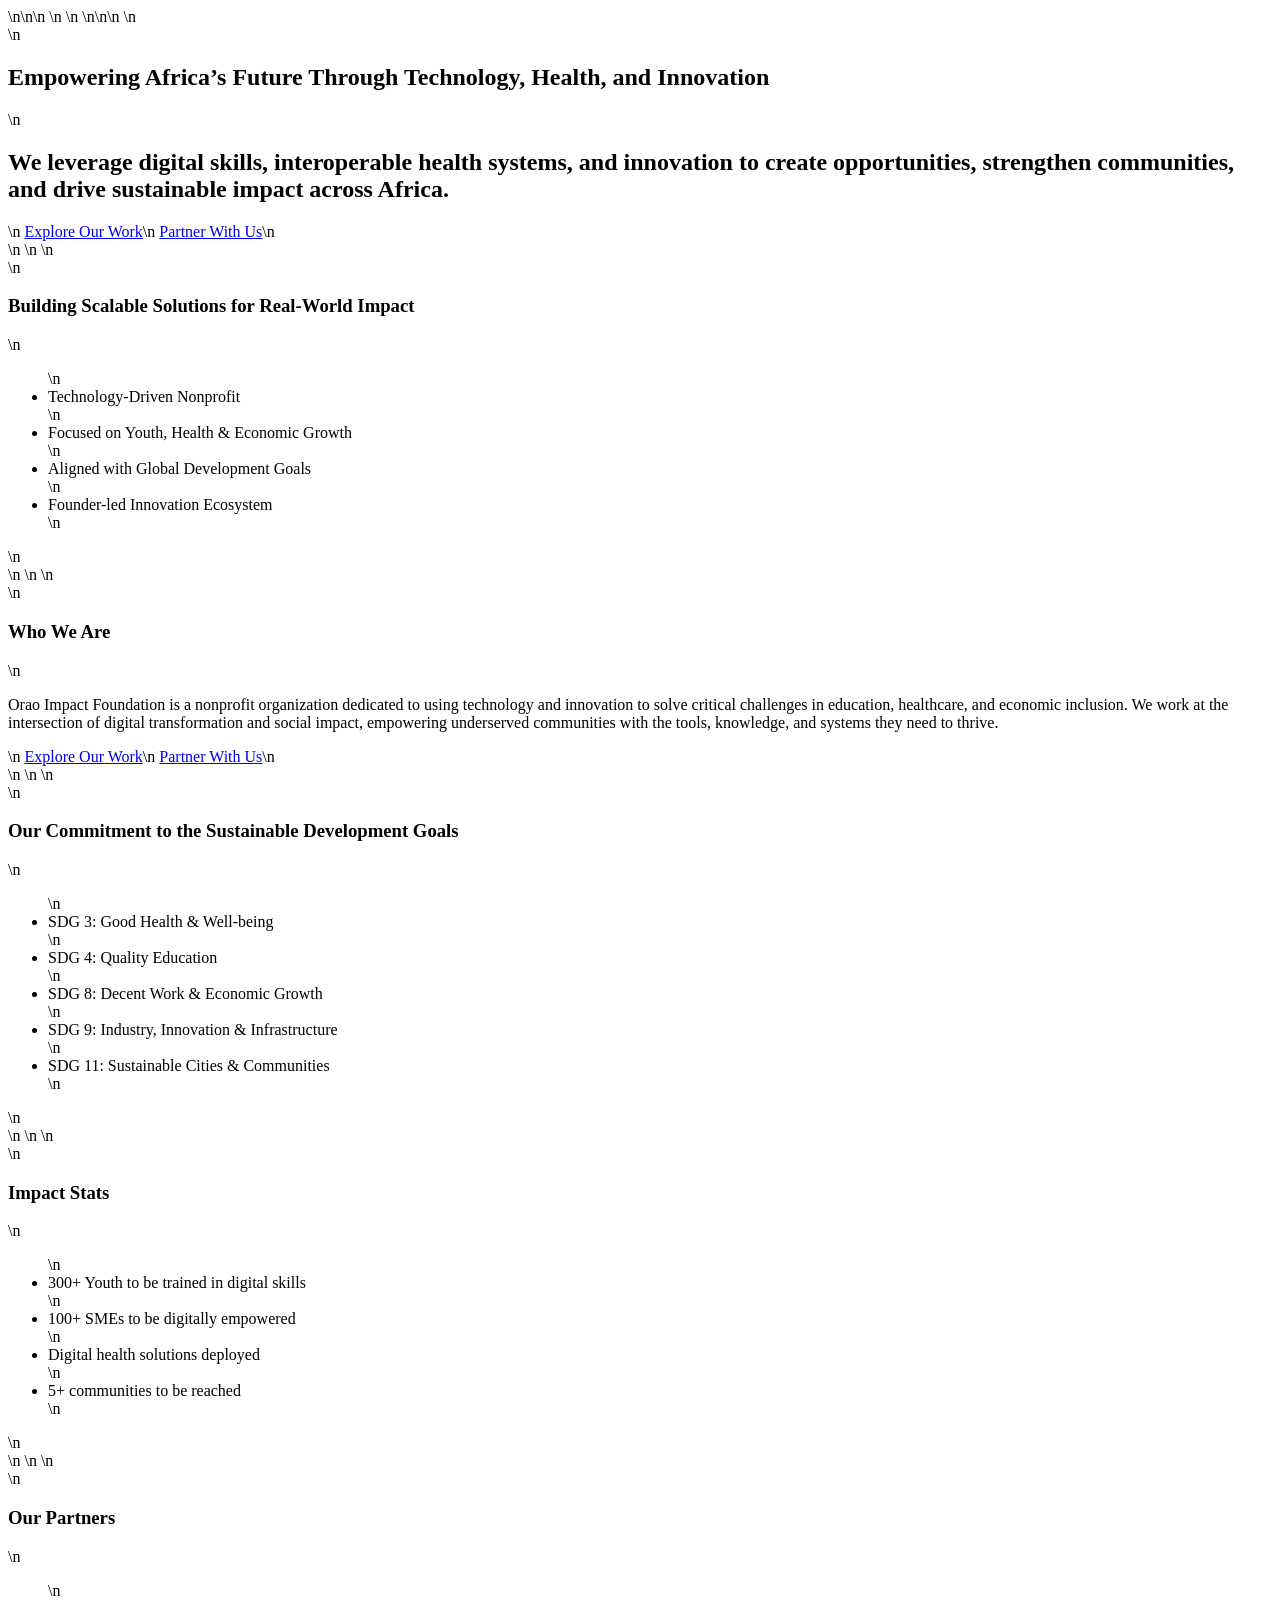
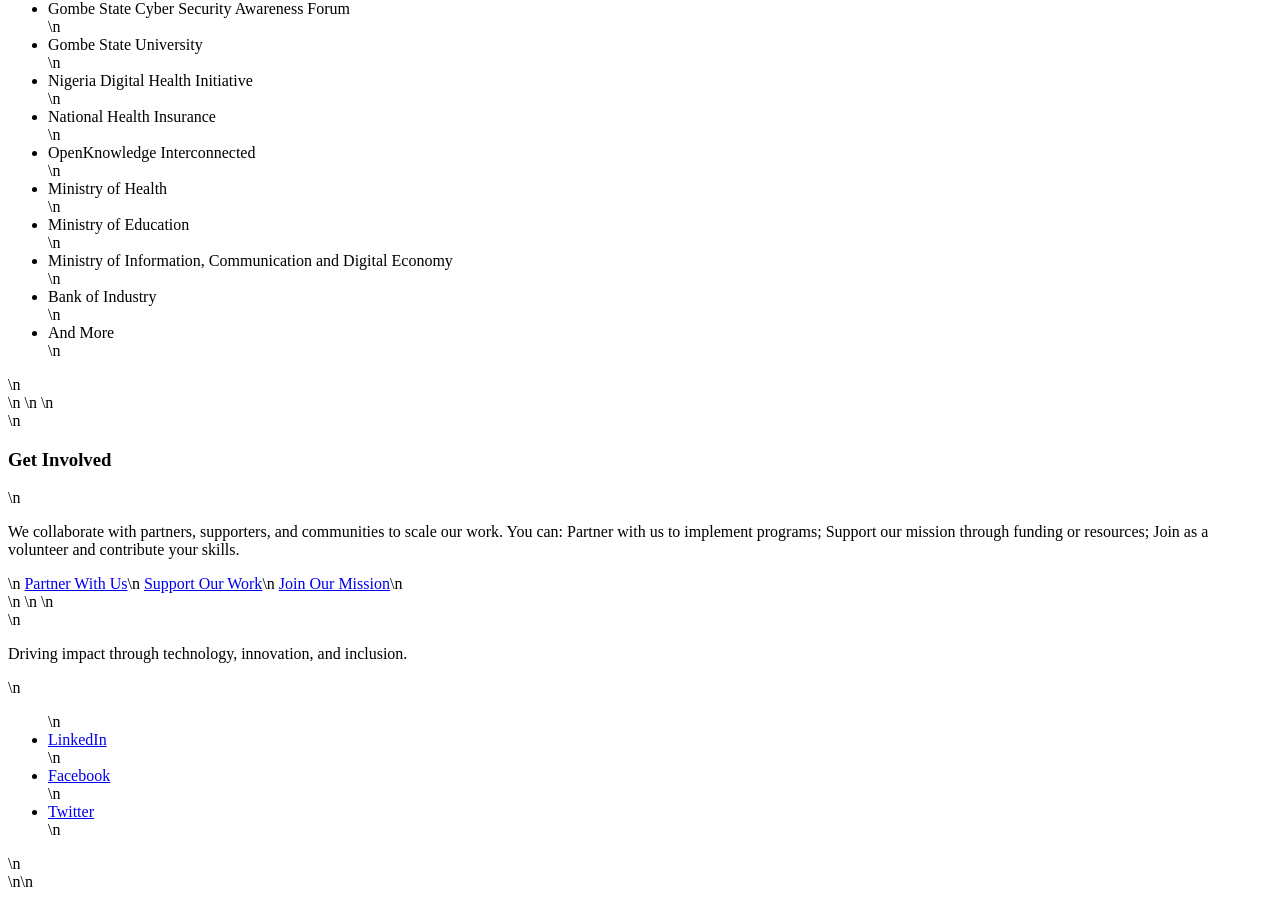
<file: index.html>
<!DOCTYPE html>\n<html lang="en">\n<head>\n    <meta charset="UTF-8">\n    <meta name="viewport" content="width=device-width, initial-scale=1.0">\n    <title>Orao Impact Foundation</title>\n</head>\n<body>\n    <!-- HERO Section -->\n    <section id="hero">\n        <h1>Empowering Africa’s Future Through Technology, Health, and Innovation</h1>\n        <h2>We leverage digital skills, interoperable health systems, and innovation to create opportunities, strengthen communities, and drive sustainable impact across Africa.</h2>\n        <a href="programs.html">Explore Our Work</a>\n        <a href="contact.html">Partner With Us</a>\n    </section>\n    \n    <!-- TRUST / CREDIBILITY STRIP -->\n    <section id="trust">\n        <h3>Building Scalable Solutions for Real-World Impact</h3>\n        <ul>\n            <li>Technology-Driven Nonprofit</li>\n            <li>Focused on Youth, Health & Economic Growth</li>\n            <li>Aligned with Global Development Goals</li>\n            <li>Founder-led Innovation Ecosystem</li>\n        </ul>\n    </section>\n    \n    <!-- About Snippet Section -->\n    <section id="about">\n        <h3>Who We Are</h3>\n        <p>Orao Impact Foundation is a nonprofit organization dedicated to using technology and innovation to solve critical challenges in education, healthcare, and economic inclusion. We work at the intersection of digital transformation and social impact, empowering underserved communities with the tools, knowledge, and systems they need to thrive.</p>\n        <a href="programs.html">Explore Our Work</a>\n        <a href="contact.html">Partner With Us</a>\n    </section>\n    \n    <!-- SDG Section -->\n    <section id="sdg">\n        <h3>Our Commitment to the Sustainable Development Goals</h3>\n        <ul>\n            <li>SDG 3: Good Health & Well-being</li>\n            <li>SDG 4: Quality Education</li>\n            <li>SDG 8: Decent Work & Economic Growth</li>\n            <li>SDG 9: Industry, Innovation & Infrastructure</li>\n            <li>SDG 11: Sustainable Cities & Communities</li>\n        </ul>\n    </section>\n    \n    <!-- Impact Stats Section -->\n    <section id="impact-stats">\n        <h3>Impact Stats</h3>\n        <ul>\n            <li>300+ Youth to be trained in digital skills</li>\n            <li>100+ SMEs to be digitally empowered</li>\n            <li>Digital health solutions deployed</li>\n            <li>5+ communities to be reached</li>\n        </ul>\n    </section>\n    \n    <!-- Partners Placeholder Section -->\n    <section id="partners">\n        <h3>Our Partners</h3>\n        <ul>\n            <li>Gombe State Cyber Security Awareness Forum</li>\n            <li>Gombe State University</li>\n            <li>Nigeria Digital Health Initiative</li>\n            <li>National Health Insurance</li>\n            <li>OpenKnowledge Interconnected</li>\n            <li>Ministry of Health</li>\n            <li>Ministry of Education</li>\n            <li>Ministry of Information, Communication and Digital Economy</li>\n            <li>Bank of Industry</li>\n            <li>And More</li>\n        </ul>\n    </section>\n    \n    <!-- Get Involved CTA Section -->\n    <section id="get-involved">\n        <h3>Get Involved</h3>\n        <p>We collaborate with partners, supporters, and communities to scale our work. You can: Partner with us to implement programs; Support our mission through funding or resources; Join as a volunteer and contribute your skills.</p>\n        <a href="contact.html">Partner With Us</a>\n        <a href="contact.html">Support Our Work</a>\n        <a href="contact.html">Join Our Mission</a>\n    </section>\n    \n    <!-- Footer Section -->\n    <footer>\n        <p>Driving impact through technology, innovation, and inclusion.</p>\n        <ul>\n            <li><a href="#" aria-label="LinkedIn">LinkedIn</a></li>\n            <li><a href="#" aria-label="Facebook">Facebook</a></li>\n            <li><a href="#" aria-label="Twitter">Twitter</a></li>\n        </ul>\n    </footer>\n</body>\n</html>
</file>
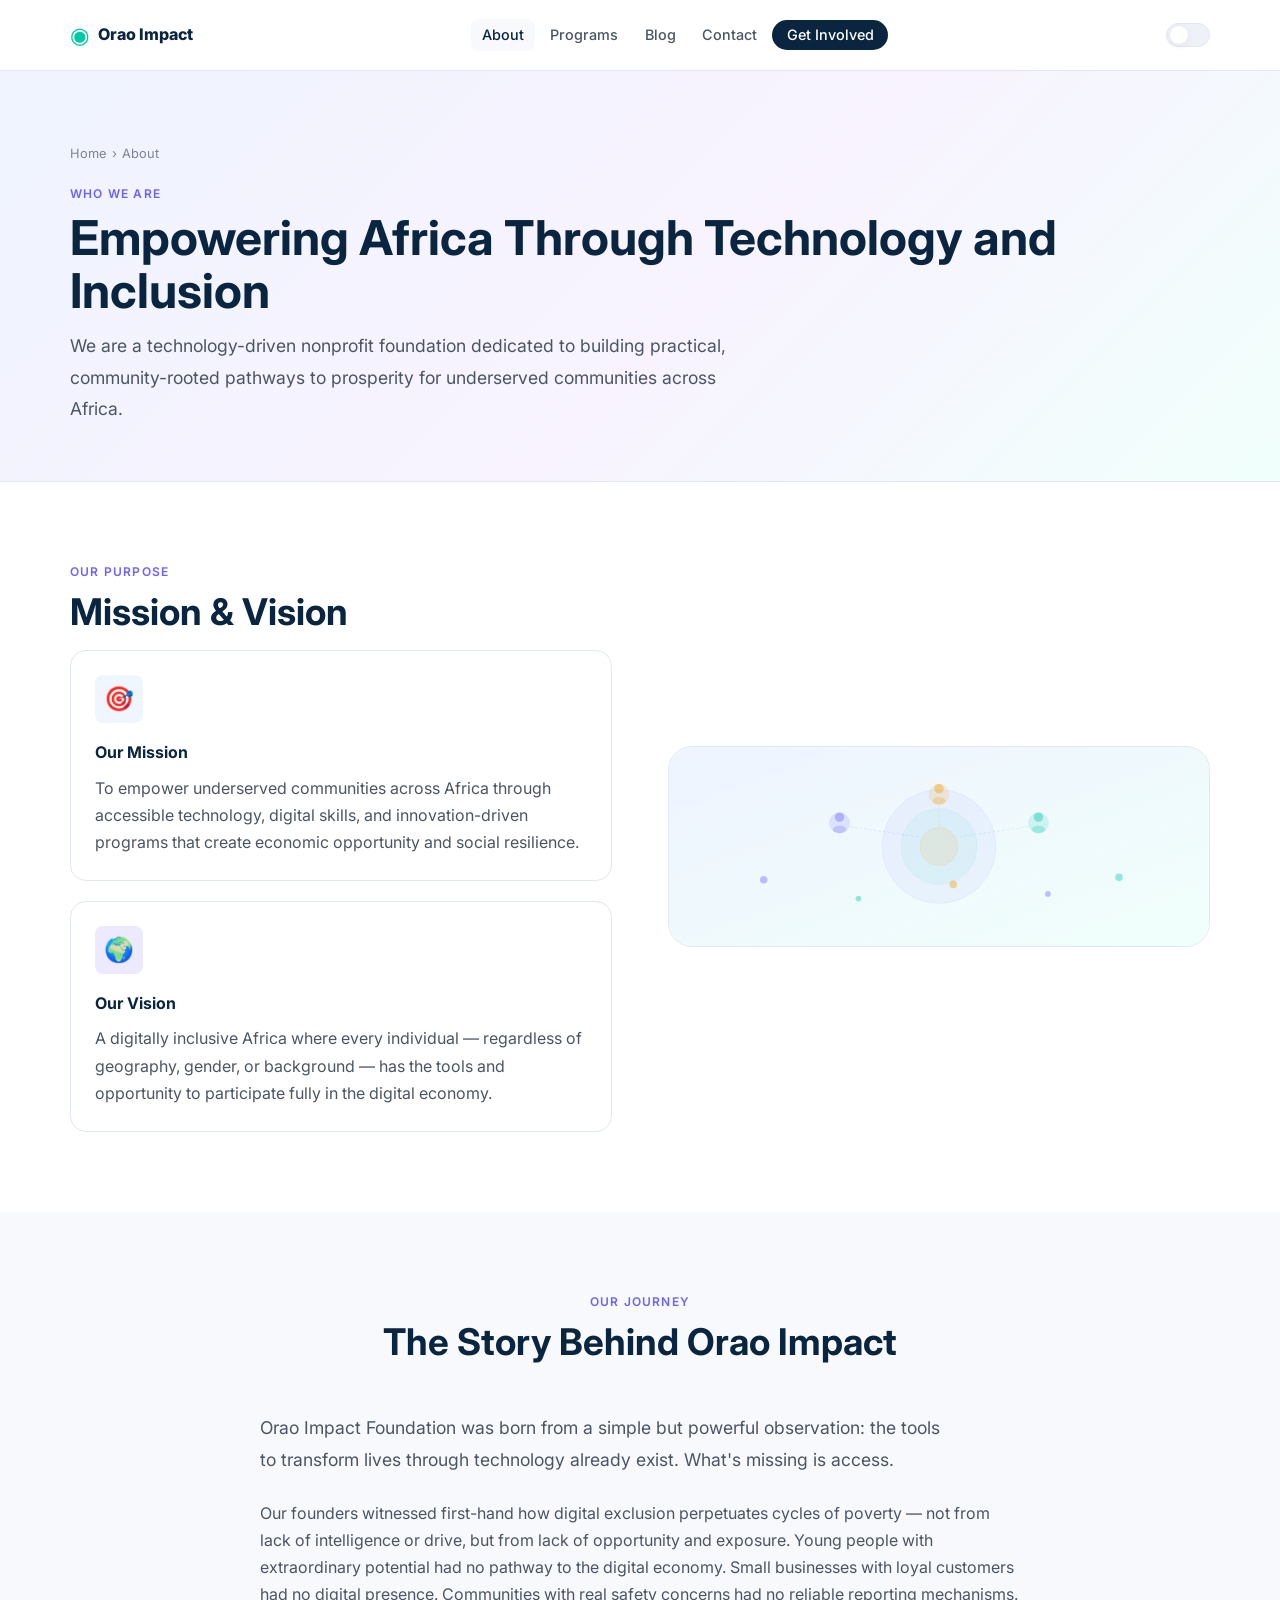
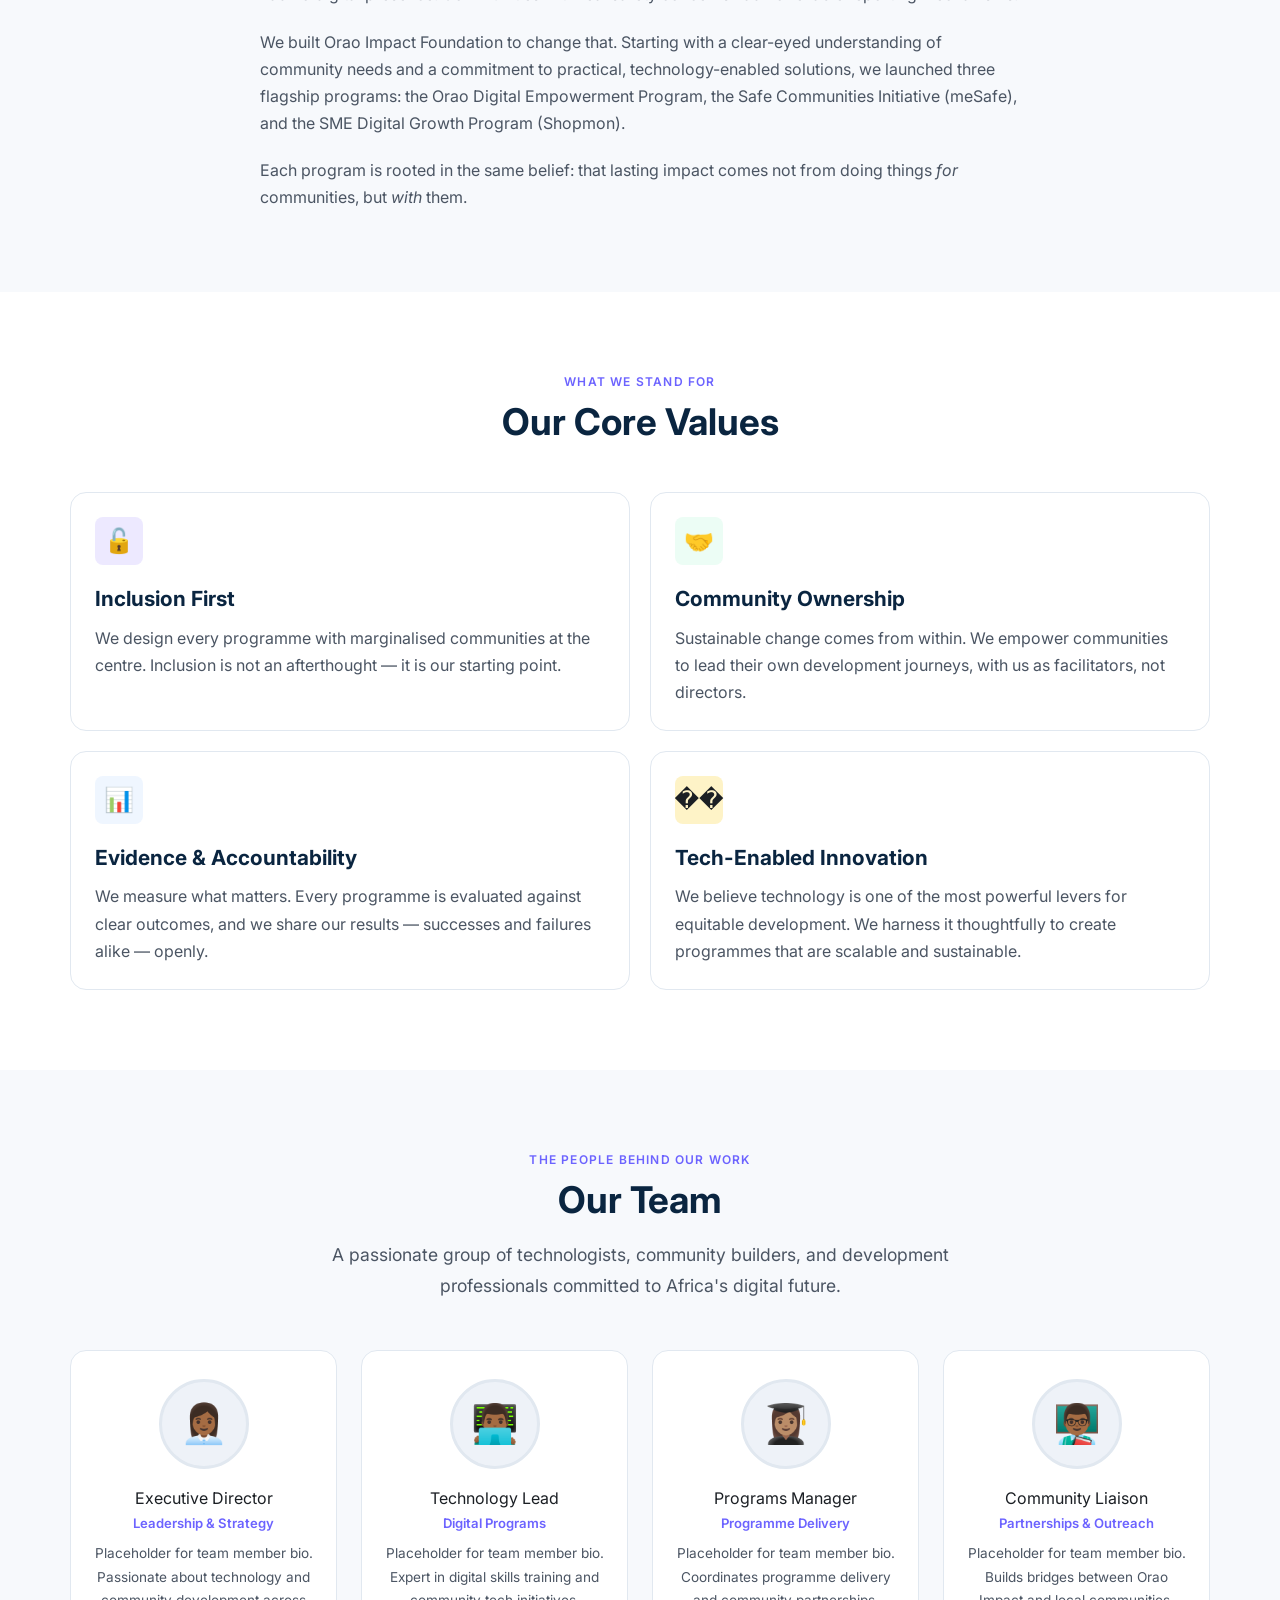
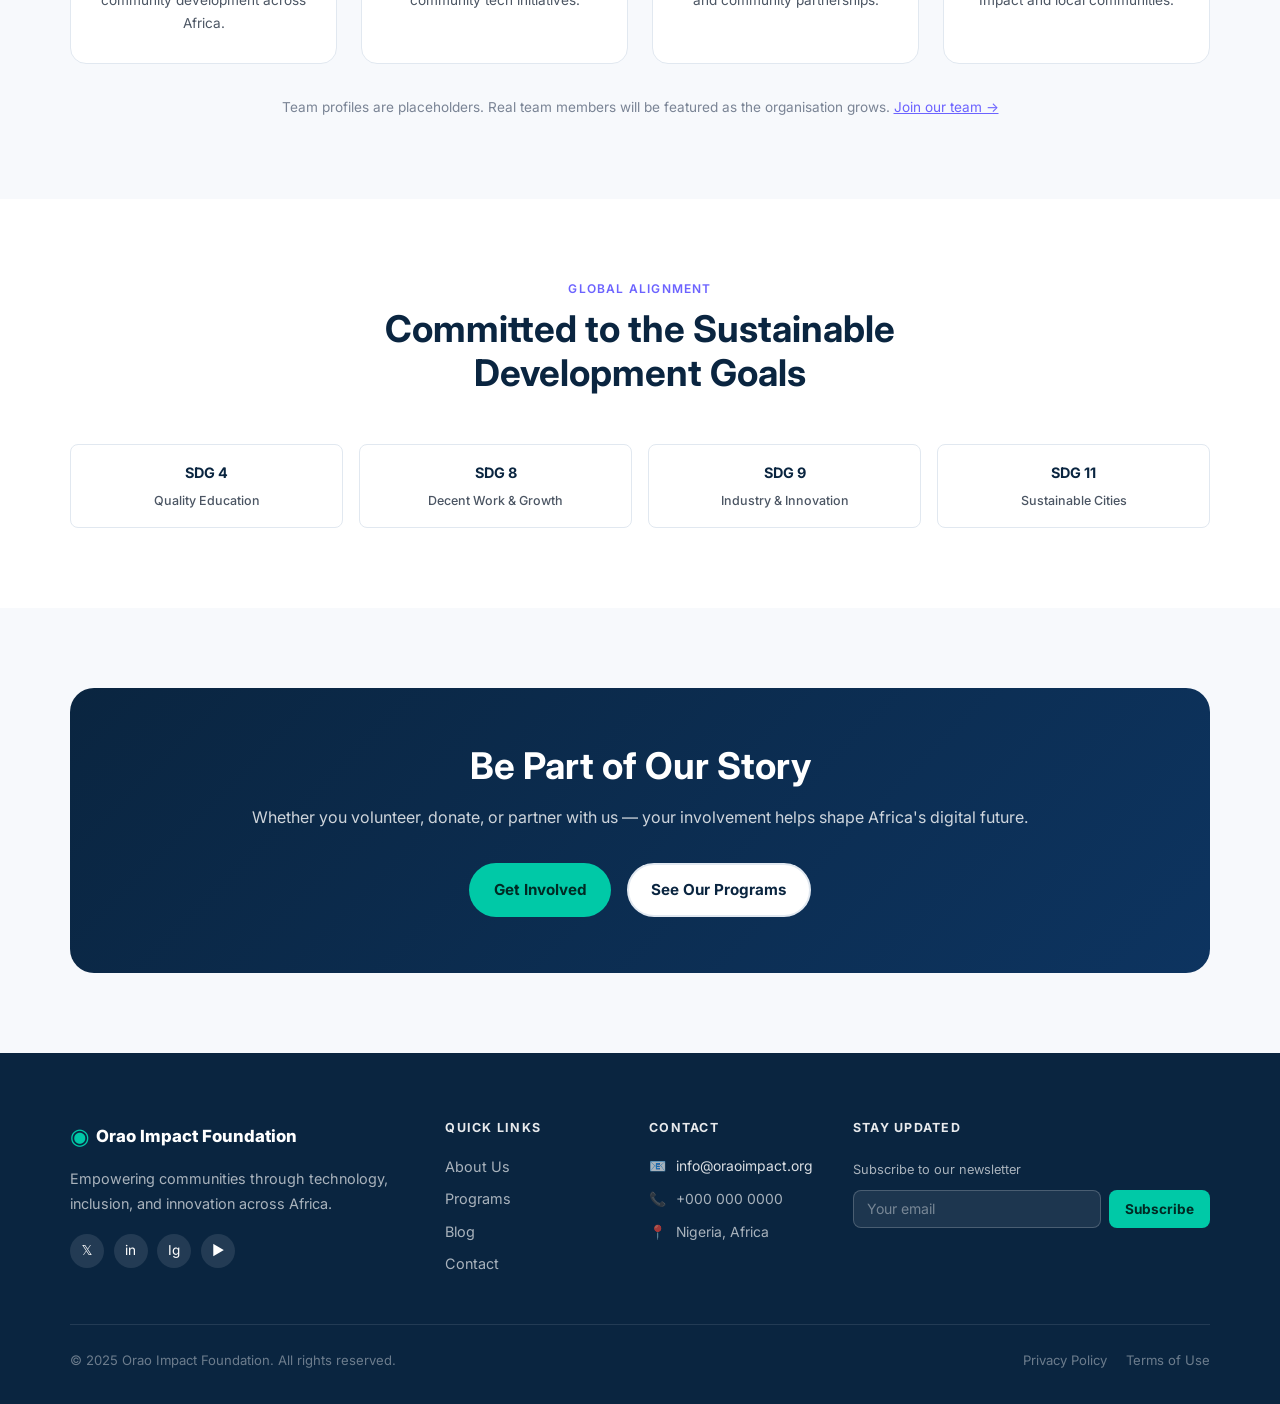
<file: about.html>
<!DOCTYPE html>
<html lang="en" data-theme="light">
<head>
  <meta charset="UTF-8"/>
  <meta name="viewport" content="width=device-width, initial-scale=1.0"/>
  <title>About Us — Orao Impact Foundation</title>
  <meta name="description" content="Learn about Orao Impact Foundation's mission, story, values, and the team working to empower African communities through technology."/>
  <meta property="og:title" content="About Orao Impact Foundation"/>
  <meta property="og:description" content="A tech-enabled nonprofit building pathways to dignity and prosperity across Africa."/>
  <meta property="og:type" content="website"/>
  <link rel="preconnect" href="https://fonts.googleapis.com"/>
  <link rel="preconnect" href="https://fonts.gstatic.com" crossorigin/>
  <link href="https://fonts.googleapis.com/css2?family=Inter:wght@400;500;600;700;800&display=swap" rel="stylesheet"/>
  <link rel="stylesheet" href="styles.css"/>
  <script>
    (function(){var t=localStorage.getItem('orao-theme')||((window.matchMedia&&window.matchMedia('(prefers-color-scheme:dark)').matches)?'dark':'light');document.documentElement.setAttribute('data-theme',t);})();
  </script>
</head>
<body>
  <a class="skip-link" href="#main">Skip to main content</a>

  <header class="site-header">
    <nav class="nav container" aria-label="Primary">
      <a href="index.html" class="brand" aria-label="Orao Impact Foundation home">
        <span class="brand-mark">◉</span><span>Orao Impact</span>
      </a>
      <ul class="nav-links" id="nav-links" role="list">
        <li><a href="about.html" class="active">About</a></li>
        <li><a href="programs.html">Programs</a></li>
        <li><a href="blog.html">Blog</a></li>
        <li><a href="contact.html">Contact</a></li>
        <li><a href="contact.html" class="btn-nav">Get Involved</a></li>
      </ul>
      <div class="nav-actions">
        <button class="dark-toggle" data-dark-toggle aria-label="Toggle dark mode"></button>
        <button class="menu-toggle" aria-expanded="false" aria-controls="nav-links">Menu</button>
      </div>
    </nav>
  </header>

  <main id="main">
    <!-- PAGE HERO -->
    <section class="page-hero">
      <div class="container">
        <nav class="breadcrumb" aria-label="Breadcrumb">
          <a href="index.html">Home</a><span class="breadcrumb-sep">›</span><span>About</span>
        </nav>
        <div class="page-hero-content">
          <span class="eyebrow">Who We Are</span>
          <h1>Empowering Africa Through Technology and Inclusion</h1>
          <p class="lead">We are a technology-driven nonprofit foundation dedicated to building practical, community-rooted pathways to prosperity for underserved communities across Africa.</p>
        </div>
      </div>
    </section>

    <!-- MISSION & VISION -->
    <section class="section">
      <div class="container">
        <div class="grid-2" style="gap:3.5rem; align-items:center">
          <div class="reveal">
            <span class="eyebrow">Our Purpose</span>
            <h2>Mission & Vision</h2>
            <div class="card" style="margin-bottom:1.25rem">
              <div class="card-icon icon-mission">🎯</div>
              <h4>Our Mission</h4>
              <p style="color:var(--text-muted)">To empower underserved communities across Africa through accessible technology, digital skills, and innovation-driven programs that create economic opportunity and social resilience.</p>
            </div>
            <div class="card">
              <div class="card-icon icon-digital">🌍</div>
              <h4>Our Vision</h4>
              <p style="color:var(--text-muted)">A digitally inclusive Africa where every individual — regardless of geography, gender, or background — has the tools and opportunity to participate fully in the digital economy.</p>
            </div>
          </div>
          <div class="reveal reveal-delay-2">
            <img src="assets/images/about-hero.svg" alt="Abstract network representing community connections across Africa" style="border-radius:var(--radius-lg); border:1px solid var(--border)"/>
          </div>
        </div>
      </div>
    </section>

    <!-- OUR STORY -->
    <section class="section muted">
      <div class="container">
        <div class="section-header centered reveal">
          <span class="eyebrow">Our Journey</span>
          <h2>The Story Behind Orao Impact</h2>
        </div>
        <div style="max-width:760px; margin:0 auto" class="reveal">
          <p class="lead" style="margin-bottom:1.5rem">Orao Impact Foundation was born from a simple but powerful observation: the tools to transform lives through technology already exist. What's missing is access.</p>
          <p style="color:var(--text-muted); margin-bottom:1.25rem">Our founders witnessed first-hand how digital exclusion perpetuates cycles of poverty — not from lack of intelligence or drive, but from lack of opportunity and exposure. Young people with extraordinary potential had no pathway to the digital economy. Small businesses with loyal customers had no digital presence. Communities with real safety concerns had no reliable reporting mechanisms.</p>
          <p style="color:var(--text-muted); margin-bottom:1.25rem">We built Orao Impact Foundation to change that. Starting with a clear-eyed understanding of community needs and a commitment to practical, technology-enabled solutions, we launched three flagship programs: the Orao Digital Empowerment Program, the Safe Communities Initiative (meSafe), and the SME Digital Growth Program (Shopmon).</p>
          <p style="color:var(--text-muted)">Each program is rooted in the same belief: that lasting impact comes not from doing things <em>for</em> communities, but <em>with</em> them.</p>
        </div>
      </div>
    </section>

    <!-- VALUES -->
    <section class="section">
      <div class="container">
        <div class="section-header centered reveal">
          <span class="eyebrow">What We Stand For</span>
          <h2>Our Core Values</h2>
        </div>
        <div class="values-grid">
          <article class="card reveal reveal-delay-1">
            <div class="card-icon icon-digital">🔓</div>
            <h3>Inclusion First</h3>
            <p style="color:var(--text-muted)">We design every programme with marginalised communities at the centre. Inclusion is not an afterthought — it is our starting point.</p>
          </article>
          <article class="card reveal reveal-delay-2">
            <div class="card-icon icon-safety">🤝</div>
            <h3>Community Ownership</h3>
            <p style="color:var(--text-muted)">Sustainable change comes from within. We empower communities to lead their own development journeys, with us as facilitators, not directors.</p>
          </article>
          <article class="card reveal reveal-delay-3">
            <div class="card-icon icon-mission">📊</div>
            <h3>Evidence & Accountability</h3>
            <p style="color:var(--text-muted)">We measure what matters. Every programme is evaluated against clear outcomes, and we share our results — successes and failures alike — openly.</p>
          </article>
          <article class="card reveal reveal-delay-4">
            <div class="card-icon icon-sme">��</div>
            <h3>Tech-Enabled Innovation</h3>
            <p style="color:var(--text-muted)">We believe technology is one of the most powerful levers for equitable development. We harness it thoughtfully to create programmes that are scalable and sustainable.</p>
          </article>
        </div>
      </div>
    </section>

    <!-- TEAM -->
    <section class="section muted">
      <div class="container">
        <div class="section-header centered reveal">
          <span class="eyebrow">The People Behind Our Work</span>
          <h2>Our Team</h2>
          <p class="lead">A passionate group of technologists, community builders, and development professionals committed to Africa's digital future.</p>
        </div>
        <div class="grid-4">
          <article class="card team-card reveal reveal-delay-1">
            <div class="team-avatar">👩🏾‍💼</div>
            <p class="team-name">Executive Director</p>
            <p class="team-role">Leadership & Strategy</p>
            <p class="team-bio">Placeholder for team member bio. Passionate about technology and community development across Africa.</p>
          </article>
          <article class="card team-card reveal reveal-delay-2">
            <div class="team-avatar">👨🏾‍💻</div>
            <p class="team-name">Technology Lead</p>
            <p class="team-role">Digital Programs</p>
            <p class="team-bio">Placeholder for team member bio. Expert in digital skills training and community tech initiatives.</p>
          </article>
          <article class="card team-card reveal reveal-delay-3">
            <div class="team-avatar">👩🏽‍🎓</div>
            <p class="team-name">Programs Manager</p>
            <p class="team-role">Programme Delivery</p>
            <p class="team-bio">Placeholder for team member bio. Coordinates programme delivery and community partnerships.</p>
          </article>
          <article class="card team-card reveal reveal-delay-4">
            <div class="team-avatar">👨🏾‍🏫</div>
            <p class="team-name">Community Liaison</p>
            <p class="team-role">Partnerships & Outreach</p>
            <p class="team-bio">Placeholder for team member bio. Builds bridges between Orao Impact and local communities.</p>
          </article>
        </div>
        <p style="text-align:center; margin-top:2rem; font-size:.85rem; color:var(--text-light)">
          Team profiles are placeholders. Real team members will be featured as the organisation grows. <a href="contact.html" style="color:var(--secondary)">Join our team →</a>
        </p>
      </div>
    </section>

    <!-- SDG ALIGNMENT -->
    <section class="section">
      <div class="container">
        <div class="section-header centered reveal">
          <span class="eyebrow">Global Alignment</span>
          <h2>Committed to the Sustainable Development Goals</h2>
        </div>
        <div class="sdg-grid">
          <div class="badge reveal reveal-delay-1">SDG 4<span>Quality Education</span></div>
          <div class="badge reveal reveal-delay-2">SDG 8<span>Decent Work & Growth</span></div>
          <div class="badge reveal reveal-delay-3">SDG 9<span>Industry & Innovation</span></div>
          <div class="badge reveal reveal-delay-4">SDG 11<span>Sustainable Cities</span></div>
        </div>
      </div>
    </section>

    <!-- CTA -->
    <section class="section muted">
      <div class="container">
        <div class="cta-banner reveal">
          <h2>Be Part of Our Story</h2>
          <p>Whether you volunteer, donate, or partner with us — your involvement helps shape Africa's digital future.</p>
          <div class="cta-group center">
            <a href="contact.html" class="btn btn-accent">Get Involved</a>
            <a href="programs.html" class="btn btn-secondary">See Our Programs</a>
          </div>
        </div>
      </div>
    </section>
  </main>

  <footer class="site-footer">
    <div class="container">
      <div class="footer-grid">
        <div>
          <div class="footer-brand"><span class="brand-mark">◉</span> Orao Impact Foundation</div>
          <p class="footer-desc">Empowering communities through technology, inclusion, and innovation across Africa.</p>
          <div class="footer-socials">
            <a href="#" class="social-link" aria-label="Twitter/X">𝕏</a>
            <a href="#" class="social-link" aria-label="LinkedIn">in</a>
            <a href="#" class="social-link" aria-label="Instagram">Ig</a>
            <a href="#" class="social-link" aria-label="YouTube">▶</a>
          </div>
        </div>
        <div>
          <p class="footer-heading">Quick Links</p>
          <nav class="footer-links">
            <a href="about.html">About Us</a>
            <a href="programs.html">Programs</a>
            <a href="blog.html">Blog</a>
            <a href="contact.html">Contact</a>
          </nav>
        </div>
        <div>
          <p class="footer-heading">Contact</p>
          <div class="footer-contact-item">📧 <a href="mailto:info@oraoimpact.org">info@oraoimpact.org</a></div>
          <div class="footer-contact-item">📞 <span>+000 000 0000</span></div>
          <div class="footer-contact-item">📍 <span>Nigeria, Africa</span></div>
        </div>
        <div>
          <p class="footer-heading">Stay Updated</p>
          <form class="newsletter" onsubmit="return false">
            <label for="newsletter-email2">Subscribe to our newsletter</label>
            <div class="newsletter-row">
              <input id="newsletter-email2" type="email" placeholder="Your email" required/>
              <button type="submit">Subscribe</button>
            </div>
          </form>
        </div>
      </div>
      <div class="footer-bottom">
        <p>© 2025 Orao Impact Foundation. All rights reserved.</p>
        <div class="footer-bottom-links">
          <a href="#">Privacy Policy</a>
          <a href="#">Terms of Use</a>
        </div>
      </div>
    </div>
  </footer>

  <script src="script.js"></script>
</body>
</html>
</file>
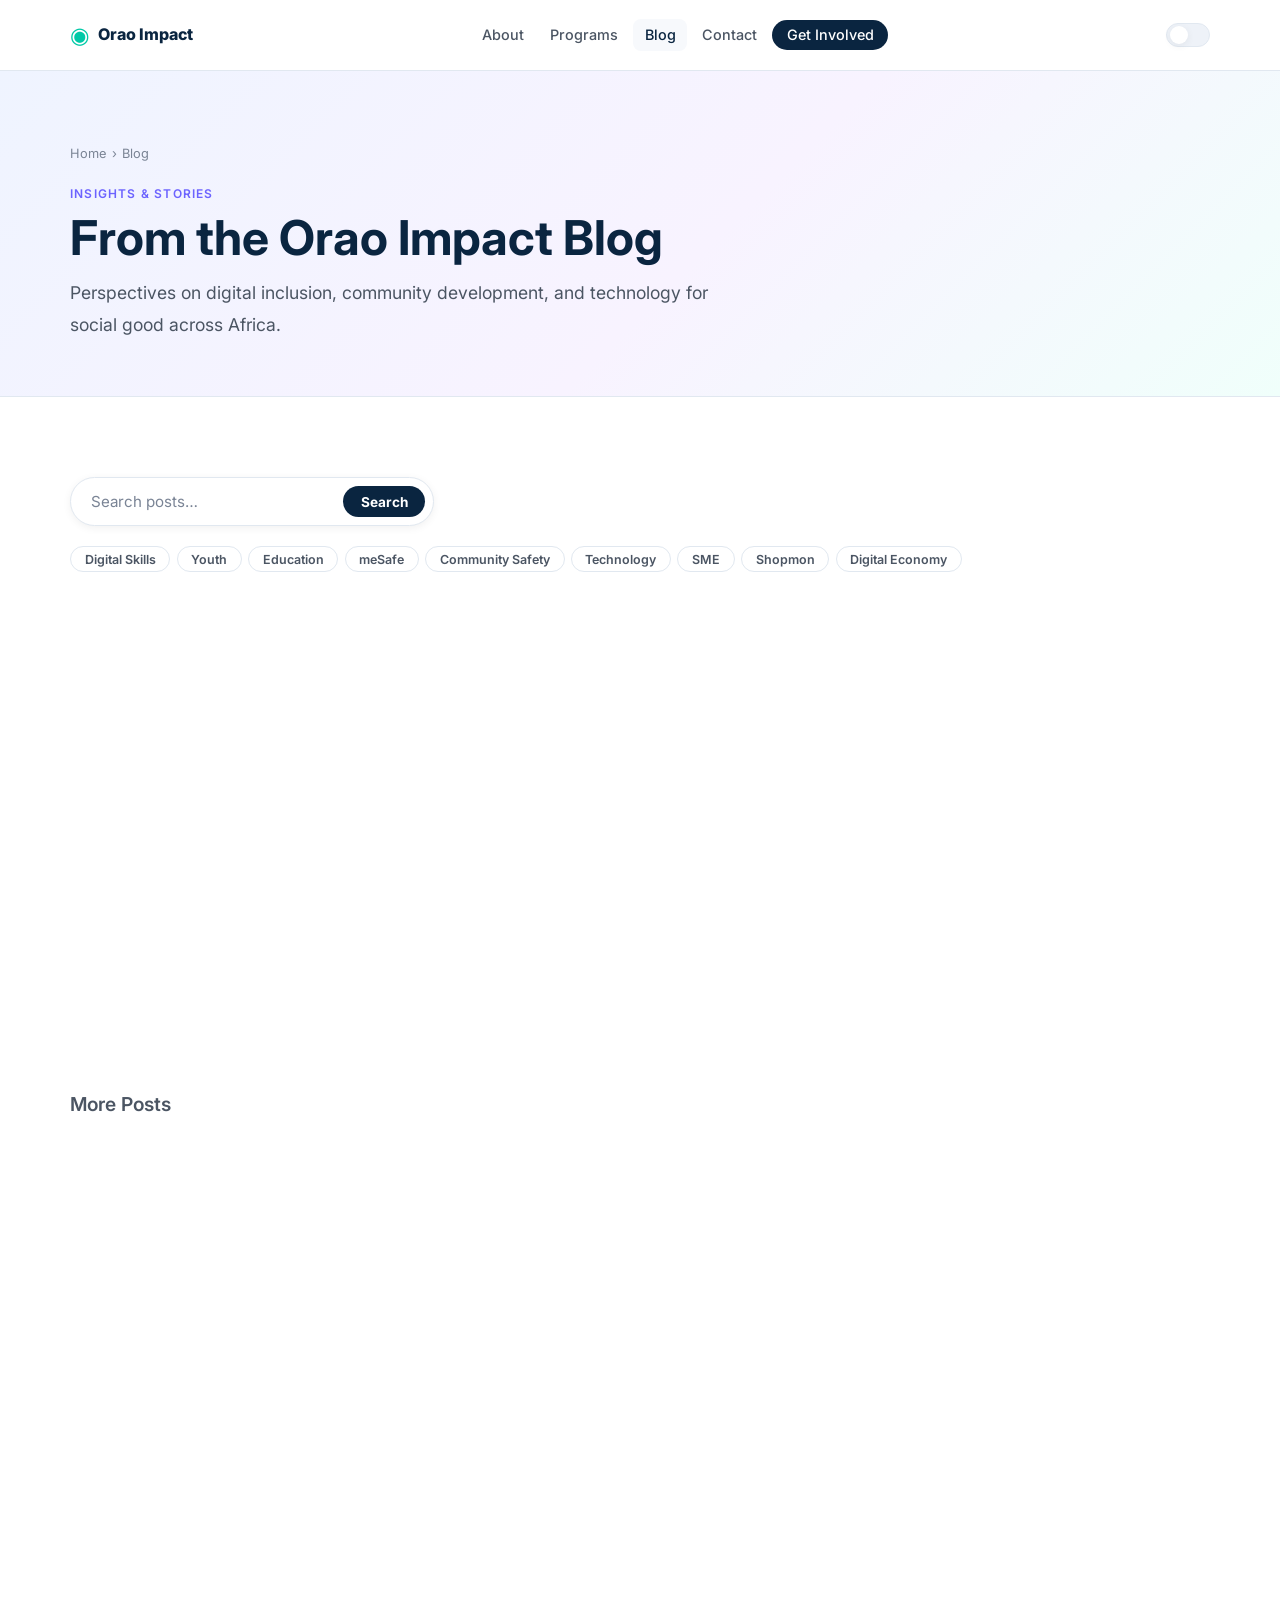
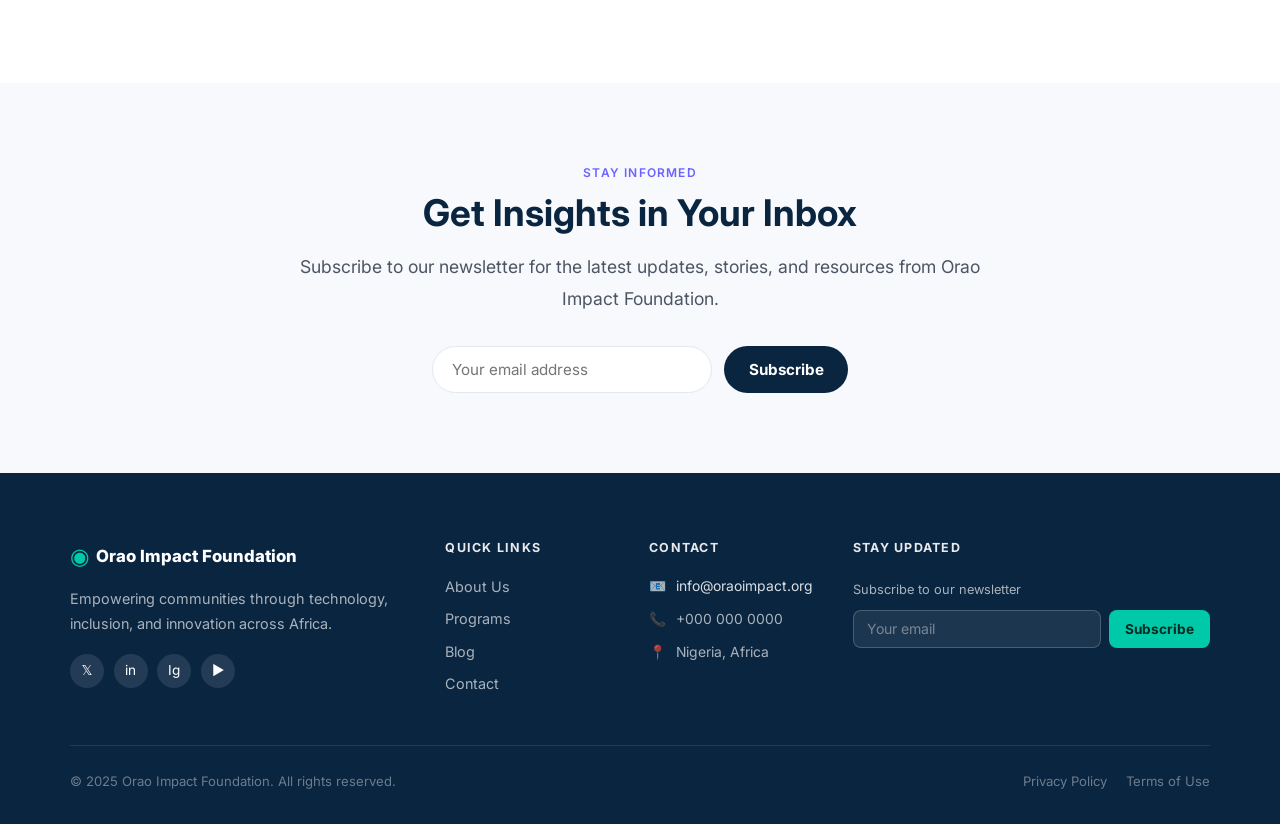
<file: blog.html>
<!DOCTYPE html>
<html lang="en" data-theme="light">
<head>
  <meta charset="UTF-8"/>
  <meta name="viewport" content="width=device-width, initial-scale=1.0"/>
  <title>Blog — Orao Impact Foundation</title>
  <meta name="description" content="Insights, stories and updates from Orao Impact Foundation on digital inclusion, community safety, and economic empowerment in Africa."/>
  <meta property="og:title" content="Blog — Orao Impact Foundation"/>
  <meta property="og:type" content="website"/>
  <link rel="preconnect" href="https://fonts.googleapis.com"/>
  <link rel="preconnect" href="https://fonts.gstatic.com" crossorigin/>
  <link href="https://fonts.googleapis.com/css2?family=Inter:wght@400;500;600;700;800&display=swap" rel="stylesheet"/>
  <link rel="stylesheet" href="styles.css"/>
  <script>
    (function(){var t=localStorage.getItem('orao-theme')||((window.matchMedia&&window.matchMedia('(prefers-color-scheme:dark)').matches)?'dark':'light');document.documentElement.setAttribute('data-theme',t);})();
  </script>
</head>
<body>
  <a class="skip-link" href="#main">Skip to main content</a>

  <header class="site-header">
    <nav class="nav container" aria-label="Primary">
      <a href="index.html" class="brand" aria-label="Orao Impact Foundation home">
        <span class="brand-mark">◉</span><span>Orao Impact</span>
      </a>
      <ul class="nav-links" id="nav-links" role="list">
        <li><a href="about.html">About</a></li>
        <li><a href="programs.html">Programs</a></li>
        <li><a href="blog.html" class="active">Blog</a></li>
        <li><a href="contact.html">Contact</a></li>
        <li><a href="contact.html" class="btn-nav">Get Involved</a></li>
      </ul>
      <div class="nav-actions">
        <button class="dark-toggle" data-dark-toggle aria-label="Toggle dark mode"></button>
        <button class="menu-toggle" aria-expanded="false" aria-controls="nav-links">Menu</button>
      </div>
    </nav>
  </header>

  <main id="main">
    <!-- PAGE HERO -->
    <section class="page-hero">
      <div class="container">
        <nav class="breadcrumb" aria-label="Breadcrumb">
          <a href="index.html">Home</a><span class="breadcrumb-sep">›</span><span>Blog</span>
        </nav>
        <div class="page-hero-content">
          <span class="eyebrow">Insights & Stories</span>
          <h1>From the Orao Impact Blog</h1>
          <p class="lead">Perspectives on digital inclusion, community development, and technology for social good across Africa.</p>
        </div>
      </div>
    </section>

    <!-- BLOG CONTENT -->
    <section class="section">
      <div class="container">

        <!-- Search + filters -->
        <div class="blog-controls">
          <div class="blog-search-wrap" role="search">
            <label for="blog-search-input" class="sr-only">Search posts</label>
            <input id="blog-search-input" type="search" placeholder="Search posts…" aria-label="Search blog posts"/>
            <button id="blog-search-btn" aria-label="Search">Search</button>
          </div>
          <div class="tags-filter" id="tag-filters" role="group" aria-label="Filter by tag">
            <!-- Tags populated by JavaScript -->
          </div>
        </div>

        <!-- Featured post -->
        <div id="featured-post-wrap">
          <!-- Populated by JS -->
          <div class="blog-featured reveal" style="background:var(--bg-alt); border:1px solid var(--border)">
            <div class="blog-featured-img skeleton" style="min-height:320px"></div>
            <div class="blog-featured-body" style="padding:2.5rem">
              <div class="skeleton" style="height:12px; width:80px; margin-bottom:1rem"></div>
              <div class="skeleton" style="height:28px; width:90%; margin-bottom:.75rem"></div>
              <div class="skeleton" style="height:16px; width:100%; margin-bottom:.4rem"></div>
              <div class="skeleton" style="height:16px; width:80%; margin-bottom:1.25rem"></div>
              <div class="skeleton" style="height:14px; width:60px"></div>
            </div>
          </div>
        </div>

        <!-- Blog grid -->
        <h2 style="margin:2.5rem 0 1.5rem; font-size:1.2rem; color:var(--text-muted); font-weight:600">More Posts</h2>
        <div class="blog-grid" id="blog-grid" role="list" aria-label="Blog posts">
          <!-- Posts populated by JavaScript -->
          <div class="card blog-card">
            <div class="blog-card-img skeleton" style="height:185px"></div>
            <div class="blog-card-body">
              <div class="skeleton" style="height:10px; width:70px; margin-bottom:.8rem"></div>
              <div class="skeleton" style="height:18px; width:95%; margin-bottom:.4rem"></div>
              <div class="skeleton" style="height:18px; width:80%; margin-bottom:.8rem"></div>
              <div class="skeleton" style="height:13px; width:100%; margin-bottom:.3rem"></div>
              <div class="skeleton" style="height:13px; width:85%"></div>
            </div>
          </div>
          <div class="card blog-card">
            <div class="blog-card-img skeleton" style="height:185px"></div>
            <div class="blog-card-body">
              <div class="skeleton" style="height:10px; width:70px; margin-bottom:.8rem"></div>
              <div class="skeleton" style="height:18px; width:95%; margin-bottom:.4rem"></div>
              <div class="skeleton" style="height:18px; width:80%; margin-bottom:.8rem"></div>
              <div class="skeleton" style="height:13px; width:100%; margin-bottom:.3rem"></div>
              <div class="skeleton" style="height:13px; width:85%"></div>
            </div>
          </div>
        </div>

      </div>
    </section>

    <!-- CTA -->
    <section class="section muted">
      <div class="container" style="text-align:center">
        <div class="reveal">
          <span class="eyebrow">Stay Informed</span>
          <h2>Get Insights in Your Inbox</h2>
          <p class="lead" style="margin:0 auto 2rem">Subscribe to our newsletter for the latest updates, stories, and resources from Orao Impact Foundation.</p>
          <form style="display:flex;gap:.75rem;justify-content:center;flex-wrap:wrap" onsubmit="return false">
            <label for="blog-newsletter" class="sr-only">Email address</label>
            <input id="blog-newsletter" type="email" placeholder="Your email address" required style="padding:.75rem 1.2rem; border-radius:999px; border:1px solid var(--border); background:var(--surface); color:var(--text); font-size:.95rem; min-width:280px; outline:none"/>
            <button type="submit" class="btn btn-primary">Subscribe</button>
          </form>
        </div>
      </div>
    </section>
  </main>

  <footer class="site-footer">
    <div class="container">
      <div class="footer-grid">
        <div>
          <div class="footer-brand"><span class="brand-mark">◉</span> Orao Impact Foundation</div>
          <p class="footer-desc">Empowering communities through technology, inclusion, and innovation across Africa.</p>
          <div class="footer-socials">
            <a href="#" class="social-link" aria-label="Twitter/X">𝕏</a>
            <a href="#" class="social-link" aria-label="LinkedIn">in</a>
            <a href="#" class="social-link" aria-label="Instagram">Ig</a>
            <a href="#" class="social-link" aria-label="YouTube">▶</a>
          </div>
        </div>
        <div>
          <p class="footer-heading">Quick Links</p>
          <nav class="footer-links">
            <a href="about.html">About Us</a>
            <a href="programs.html">Programs</a>
            <a href="blog.html">Blog</a>
            <a href="contact.html">Contact</a>
          </nav>
        </div>
        <div>
          <p class="footer-heading">Contact</p>
          <div class="footer-contact-item">📧 <a href="mailto:info@oraoimpact.org">info@oraoimpact.org</a></div>
          <div class="footer-contact-item">📞 <span>+000 000 0000</span></div>
          <div class="footer-contact-item">📍 <span>Nigeria, Africa</span></div>
        </div>
        <div>
          <p class="footer-heading">Stay Updated</p>
          <form class="newsletter" onsubmit="return false">
            <label for="newsletter-email4">Subscribe to our newsletter</label>
            <div class="newsletter-row">
              <input id="newsletter-email4" type="email" placeholder="Your email" required/>
              <button type="submit">Subscribe</button>
            </div>
          </form>
        </div>
      </div>
      <div class="footer-bottom">
        <p>© 2025 Orao Impact Foundation. All rights reserved.</p>
        <div class="footer-bottom-links">
          <a href="#">Privacy Policy</a>
          <a href="#">Terms of Use</a>
        </div>
      </div>
    </div>
  </footer>

  <script src="script.js"></script>
</body>
</html>
</file>
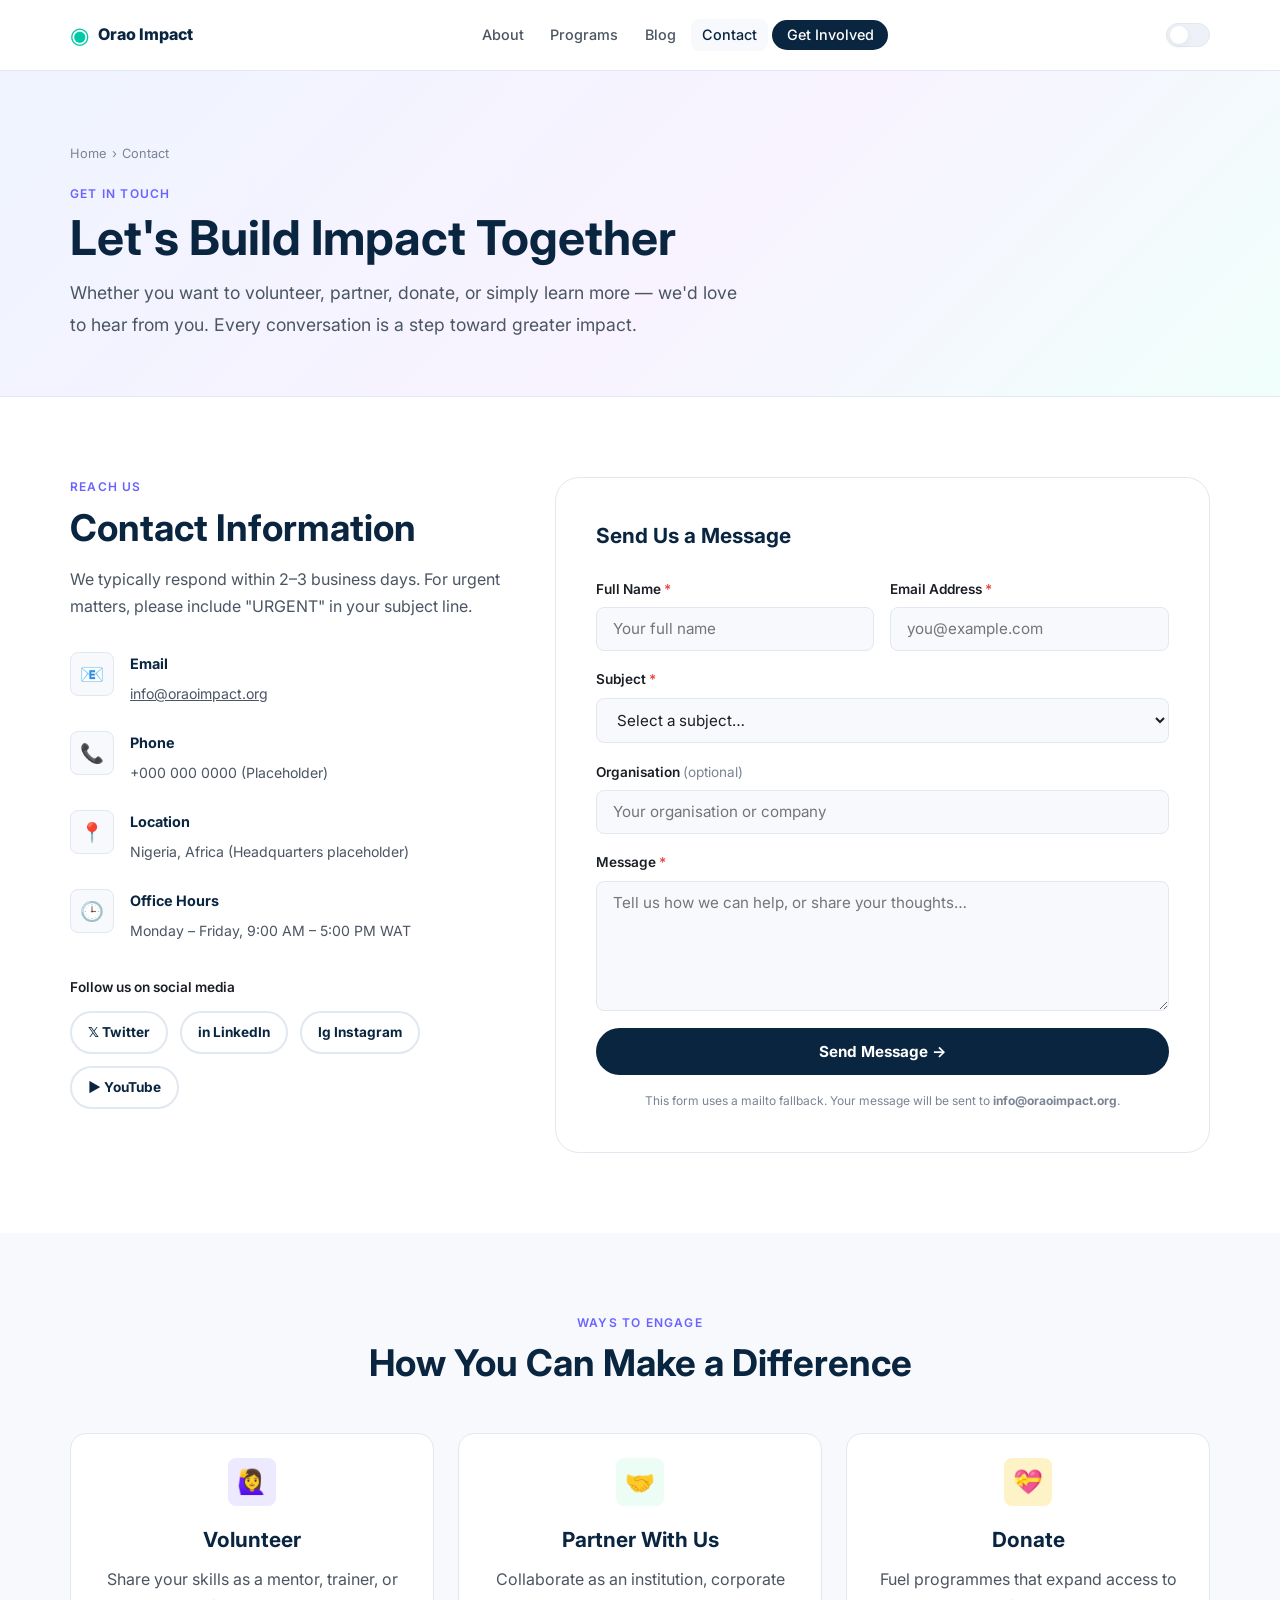
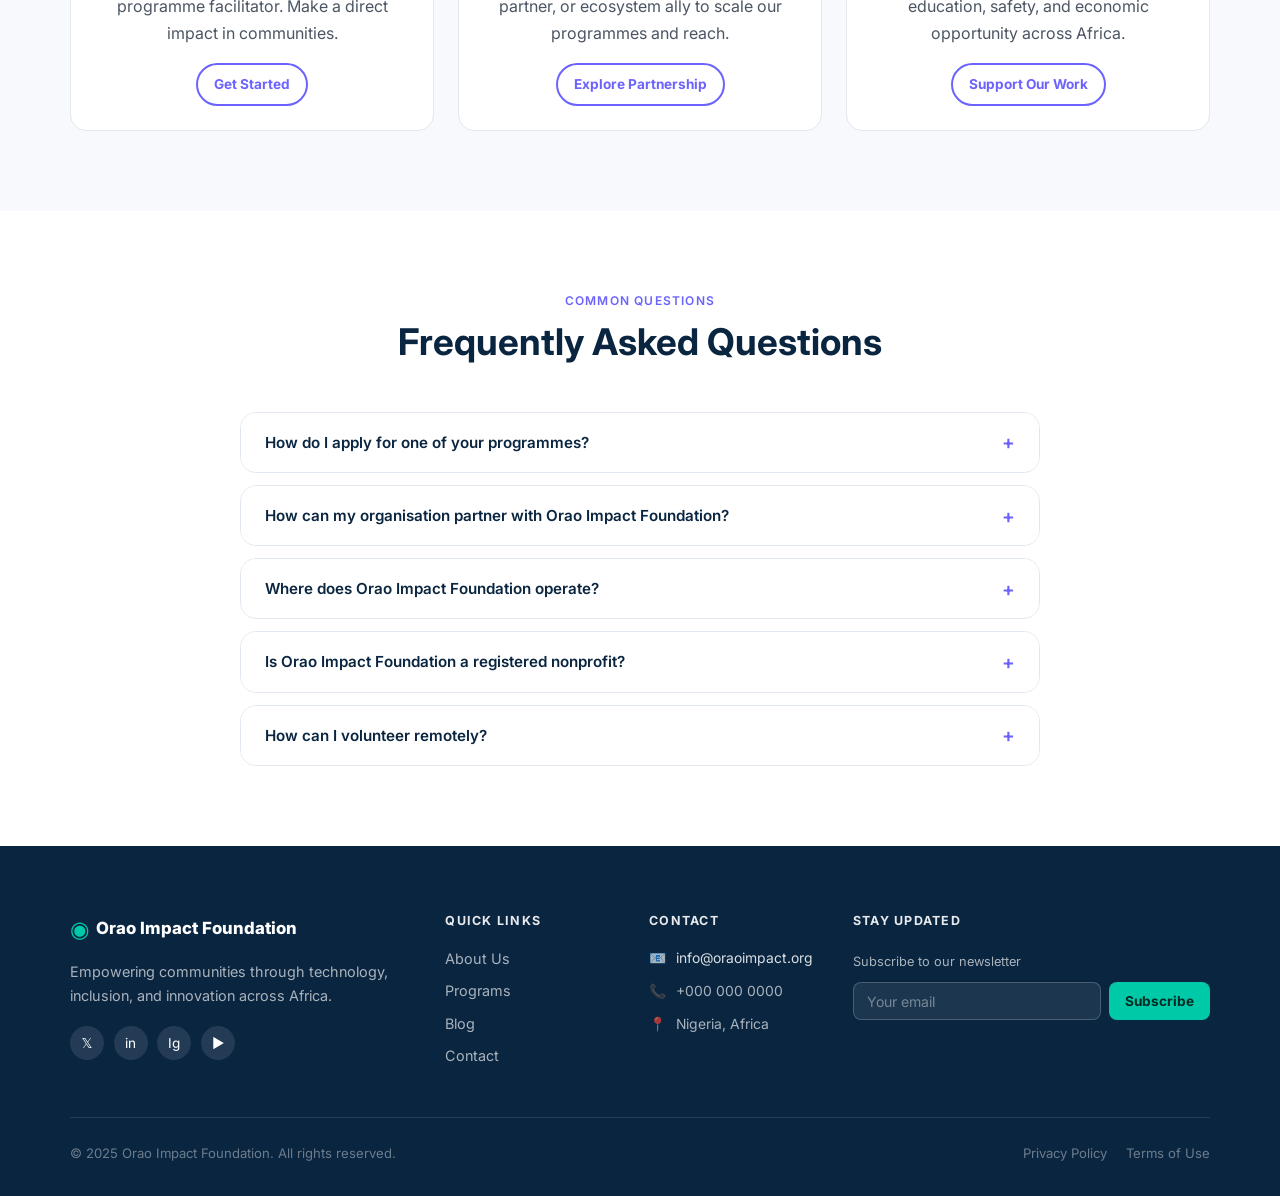
<file: contact.html>
<!DOCTYPE html>
<html lang="en" data-theme="light">
<head>
  <meta charset="UTF-8"/>
  <meta name="viewport" content="width=device-width, initial-scale=1.0"/>
  <title>Contact Us — Orao Impact Foundation</title>
  <meta name="description" content="Get in touch with Orao Impact Foundation. Volunteer, partner, donate, or ask us anything. Email: info@oraoimpact.org"/>
  <meta property="og:title" content="Contact — Orao Impact Foundation"/>
  <meta property="og:type" content="website"/>
  <link rel="preconnect" href="https://fonts.googleapis.com"/>
  <link rel="preconnect" href="https://fonts.gstatic.com" crossorigin/>
  <link href="https://fonts.googleapis.com/css2?family=Inter:wght@400;500;600;700;800&display=swap" rel="stylesheet"/>
  <link rel="stylesheet" href="styles.css"/>
  <script>
    (function(){var t=localStorage.getItem('orao-theme')||((window.matchMedia&&window.matchMedia('(prefers-color-scheme:dark)').matches)?'dark':'light');document.documentElement.setAttribute('data-theme',t);})();
  </script>
</head>
<body>
  <a class="skip-link" href="#main">Skip to main content</a>

  <header class="site-header">
    <nav class="nav container" aria-label="Primary">
      <a href="index.html" class="brand" aria-label="Orao Impact Foundation home">
        <span class="brand-mark">◉</span><span>Orao Impact</span>
      </a>
      <ul class="nav-links" id="nav-links" role="list">
        <li><a href="about.html">About</a></li>
        <li><a href="programs.html">Programs</a></li>
        <li><a href="blog.html">Blog</a></li>
        <li><a href="contact.html" class="active">Contact</a></li>
        <li><a href="contact.html" class="btn-nav">Get Involved</a></li>
      </ul>
      <div class="nav-actions">
        <button class="dark-toggle" data-dark-toggle aria-label="Toggle dark mode"></button>
        <button class="menu-toggle" aria-expanded="false" aria-controls="nav-links">Menu</button>
      </div>
    </nav>
  </header>

  <main id="main">
    <!-- PAGE HERO -->
    <section class="page-hero">
      <div class="container">
        <nav class="breadcrumb" aria-label="Breadcrumb">
          <a href="index.html">Home</a><span class="breadcrumb-sep">›</span><span>Contact</span>
        </nav>
        <div class="page-hero-content">
          <span class="eyebrow">Get in Touch</span>
          <h1>Let's Build Impact Together</h1>
          <p class="lead">Whether you want to volunteer, partner, donate, or simply learn more — we'd love to hear from you. Every conversation is a step toward greater impact.</p>
        </div>
      </div>
    </section>

    <!-- CONTACT SECTION -->
    <section class="section">
      <div class="container">
        <div class="contact-grid">

          <!-- Contact Info -->
          <div class="reveal">
            <span class="eyebrow">Reach Us</span>
            <h2>Contact Information</h2>
            <p style="color:var(--text-muted); margin-bottom:2rem">We typically respond within 2–3 business days. For urgent matters, please include "URGENT" in your subject line.</p>

            <div class="contact-info-item">
              <div class="contact-icon">📧</div>
              <div class="contact-info-text">
                <strong>Email</strong>
                <span><a href="mailto:info@oraoimpact.org">info@oraoimpact.org</a></span>
              </div>
            </div>
            <div class="contact-info-item">
              <div class="contact-icon">📞</div>
              <div class="contact-info-text">
                <strong>Phone</strong>
                <span>+000 000 0000 (Placeholder)</span>
              </div>
            </div>
            <div class="contact-info-item">
              <div class="contact-icon">📍</div>
              <div class="contact-info-text">
                <strong>Location</strong>
                <span>Nigeria, Africa (Headquarters placeholder)</span>
              </div>
            </div>
            <div class="contact-info-item">
              <div class="contact-icon">🕒</div>
              <div class="contact-info-text">
                <strong>Office Hours</strong>
                <span>Monday – Friday, 9:00 AM – 5:00 PM WAT</span>
              </div>
            </div>

            <!-- Social links -->
            <div style="margin-top:2rem">
              <p style="font-size:.85rem; font-weight:600; color:var(--text); margin-bottom:.75rem">Follow us on social media</p>
              <div style="display:flex; gap:.75rem; flex-wrap:wrap">
                <a href="#" class="btn btn-secondary btn-sm">𝕏 Twitter</a>
                <a href="#" class="btn btn-secondary btn-sm">in LinkedIn</a>
                <a href="#" class="btn btn-secondary btn-sm">Ig Instagram</a>
                <a href="#" class="btn btn-secondary btn-sm">▶ YouTube</a>
              </div>
            </div>
          </div>

          <!-- Contact Form -->
          <div class="reveal reveal-delay-2">
            <div class="contact-form-card">
              <h3 style="margin-bottom:1.5rem">Send Us a Message</h3>
              <form id="contact-form" novalidate>
                <div class="form-row">
                  <div class="form-group">
                    <label for="contact-name">Full Name <span aria-hidden="true" style="color:var(--danger)">*</span></label>
                    <input id="contact-name" name="name" type="text" placeholder="Your full name" required autocomplete="name"/>
                    <span class="field-error">Please enter your name.</span>
                  </div>
                  <div class="form-group">
                    <label for="contact-email">Email Address <span aria-hidden="true" style="color:var(--danger)">*</span></label>
                    <input id="contact-email" name="email" type="email" placeholder="you@example.com" required autocomplete="email"/>
                    <span class="field-error">Please enter a valid email address.</span>
                  </div>
                </div>
                <div class="form-group">
                  <label for="contact-subject">Subject <span aria-hidden="true" style="color:var(--danger)">*</span></label>
                  <select id="contact-subject" name="subject" required>
                    <option value="" disabled selected>Select a subject…</option>
                    <option value="Volunteer">I want to volunteer</option>
                    <option value="Partnership Inquiry">Partnership inquiry</option>
                    <option value="Donation">I'd like to donate</option>
                    <option value="Program Application">Program application</option>
                    <option value="Media Inquiry">Media inquiry</option>
                    <option value="General Inquiry">General inquiry</option>
                  </select>
                  <span class="field-error">Please select a subject.</span>
                </div>
                <div class="form-group">
                  <label for="contact-org">Organisation <span style="font-weight:400;color:var(--text-light)">(optional)</span></label>
                  <input id="contact-org" name="organisation" type="text" placeholder="Your organisation or company" autocomplete="organization"/>
                </div>
                <div class="form-group">
                  <label for="contact-message">Message <span aria-hidden="true" style="color:var(--danger)">*</span></label>
                  <textarea id="contact-message" name="message" placeholder="Tell us how we can help, or share your thoughts…" required></textarea>
                  <span class="field-error">Please enter your message.</span>
                </div>
                <button type="submit" class="btn btn-primary" style="width:100%; justify-content:center">Send Message →</button>
                <div class="form-success" role="alert" aria-live="polite">
                  <span>✓</span>
                  <span>Message sent! We'll reply within 2–3 business days. Your email client may open to confirm sending.</span>
                </div>
                <p style="font-size:.75rem; color:var(--text-light); margin-top:1rem; text-align:center">
                  This form uses a mailto fallback. Your message will be sent to <strong>info@oraoimpact.org</strong>.
                </p>
              </form>
            </div>
          </div>

        </div>
      </div>
    </section>

    <!-- HOW TO GET INVOLVED -->
    <section class="section muted">
      <div class="container">
        <div class="section-header centered reveal">
          <span class="eyebrow">Ways to Engage</span>
          <h2>How You Can Make a Difference</h2>
        </div>
        <div class="grid-3">
          <article class="card reveal reveal-delay-1" style="text-align:center">
            <div class="card-icon icon-digital" style="margin:0 auto 1rem">🙋‍♀️</div>
            <h3>Volunteer</h3>
            <p style="color:var(--text-muted)">Share your skills as a mentor, trainer, or programme facilitator. Make a direct impact in communities.</p>
            <a href="#contact-form" class="btn btn-outline btn-sm" style="margin-top:1rem">Get Started</a>
          </article>
          <article class="card reveal reveal-delay-2" style="text-align:center">
            <div class="card-icon icon-safety" style="margin:0 auto 1rem">🤝</div>
            <h3>Partner With Us</h3>
            <p style="color:var(--text-muted)">Collaborate as an institution, corporate partner, or ecosystem ally to scale our programmes and reach.</p>
            <a href="#contact-form" class="btn btn-outline btn-sm" style="margin-top:1rem">Explore Partnership</a>
          </article>
          <article class="card reveal reveal-delay-3" style="text-align:center">
            <div class="card-icon icon-sme" style="margin:0 auto 1rem">💝</div>
            <h3>Donate</h3>
            <p style="color:var(--text-muted)">Fuel programmes that expand access to education, safety, and economic opportunity across Africa.</p>
            <a href="#contact-form" class="btn btn-outline btn-sm" style="margin-top:1rem">Support Our Work</a>
          </article>
        </div>
      </div>
    </section>

    <!-- FAQ -->
    <section class="section">
      <div class="container" style="max-width:800px; margin:0 auto">
        <div class="section-header centered reveal">
          <span class="eyebrow">Common Questions</span>
          <h2>Frequently Asked Questions</h2>
        </div>
        <div class="faq-list reveal">
          <div class="faq-item">
            <button class="faq-question" aria-expanded="false">
              How do I apply for one of your programmes?
              <span class="faq-icon" aria-hidden="true">+</span>
            </button>
            <div class="faq-answer" role="region">
              <div class="faq-answer-inner">
                You can express interest by filling out the contact form above and selecting "Program application" as your subject. Alternatively, email us at <a href="mailto:info@oraoimpact.org">info@oraoimpact.org</a>. We will share programme-specific application details and intake dates as they become available.
              </div>
            </div>
          </div>
          <div class="faq-item">
            <button class="faq-question" aria-expanded="false">
              How can my organisation partner with Orao Impact Foundation?
              <span class="faq-icon" aria-hidden="true">+</span>
            </button>
            <div class="faq-answer" role="region">
              <div class="faq-answer-inner">
                We welcome partnerships with corporations, NGOs, government agencies, educational institutions, and technology companies. Contact us with a brief description of your organisation and how you envision a collaboration, and we will schedule an introductory call.
              </div>
            </div>
          </div>
          <div class="faq-item">
            <button class="faq-question" aria-expanded="false">
              Where does Orao Impact Foundation operate?
              <span class="faq-icon" aria-hidden="true">+</span>
            </button>
            <div class="faq-answer" role="region">
              <div class="faq-answer-inner">
                We are currently based in Nigeria, with an ambition to expand our programmes across West Africa and the broader continent. Each programme is designed to be adaptable to different community contexts.
              </div>
            </div>
          </div>
          <div class="faq-item">
            <button class="faq-question" aria-expanded="false">
              Is Orao Impact Foundation a registered nonprofit?
              <span class="faq-icon" aria-hidden="true">+</span>
            </button>
            <div class="faq-answer" role="region">
              <div class="faq-answer-inner">
                Details about our formal registration status will be made available as the organisation completes its registration process. For specific governance-related enquiries, please contact us directly at <a href="mailto:info@oraoimpact.org">info@oraoimpact.org</a>.
              </div>
            </div>
          </div>
          <div class="faq-item">
            <button class="faq-question" aria-expanded="false">
              How can I volunteer remotely?
              <span class="faq-icon" aria-hidden="true">+</span>
            </button>
            <div class="faq-answer" role="region">
              <div class="faq-answer-inner">
                We welcome remote volunteers in areas such as content creation, digital marketing, curriculum development, mentoring, and technology. Fill out the contact form indicating your skills and availability, and we will match you with the most suitable opportunity.
              </div>
            </div>
          </div>
        </div>
      </div>
    </section>
  </main>

  <footer class="site-footer">
    <div class="container">
      <div class="footer-grid">
        <div>
          <div class="footer-brand"><span class="brand-mark">◉</span> Orao Impact Foundation</div>
          <p class="footer-desc">Empowering communities through technology, inclusion, and innovation across Africa.</p>
          <div class="footer-socials">
            <a href="#" class="social-link" aria-label="Twitter/X">𝕏</a>
            <a href="#" class="social-link" aria-label="LinkedIn">in</a>
            <a href="#" class="social-link" aria-label="Instagram">Ig</a>
            <a href="#" class="social-link" aria-label="YouTube">▶</a>
          </div>
        </div>
        <div>
          <p class="footer-heading">Quick Links</p>
          <nav class="footer-links">
            <a href="about.html">About Us</a>
            <a href="programs.html">Programs</a>
            <a href="blog.html">Blog</a>
            <a href="contact.html">Contact</a>
          </nav>
        </div>
        <div>
          <p class="footer-heading">Contact</p>
          <div class="footer-contact-item">📧 <a href="mailto:info@oraoimpact.org">info@oraoimpact.org</a></div>
          <div class="footer-contact-item">📞 <span>+000 000 0000</span></div>
          <div class="footer-contact-item">📍 <span>Nigeria, Africa</span></div>
        </div>
        <div>
          <p class="footer-heading">Stay Updated</p>
          <form class="newsletter" onsubmit="return false">
            <label for="newsletter-email6">Subscribe to our newsletter</label>
            <div class="newsletter-row">
              <input id="newsletter-email6" type="email" placeholder="Your email" required/>
              <button type="submit">Subscribe</button>
            </div>
          </form>
        </div>
      </div>
      <div class="footer-bottom">
        <p>© 2025 Orao Impact Foundation. All rights reserved.</p>
        <div class="footer-bottom-links">
          <a href="#">Privacy Policy</a>
          <a href="#">Terms of Use</a>
        </div>
      </div>
    </div>
  </footer>

  <script src="script.js"></script>
</body>
</html>
</file>
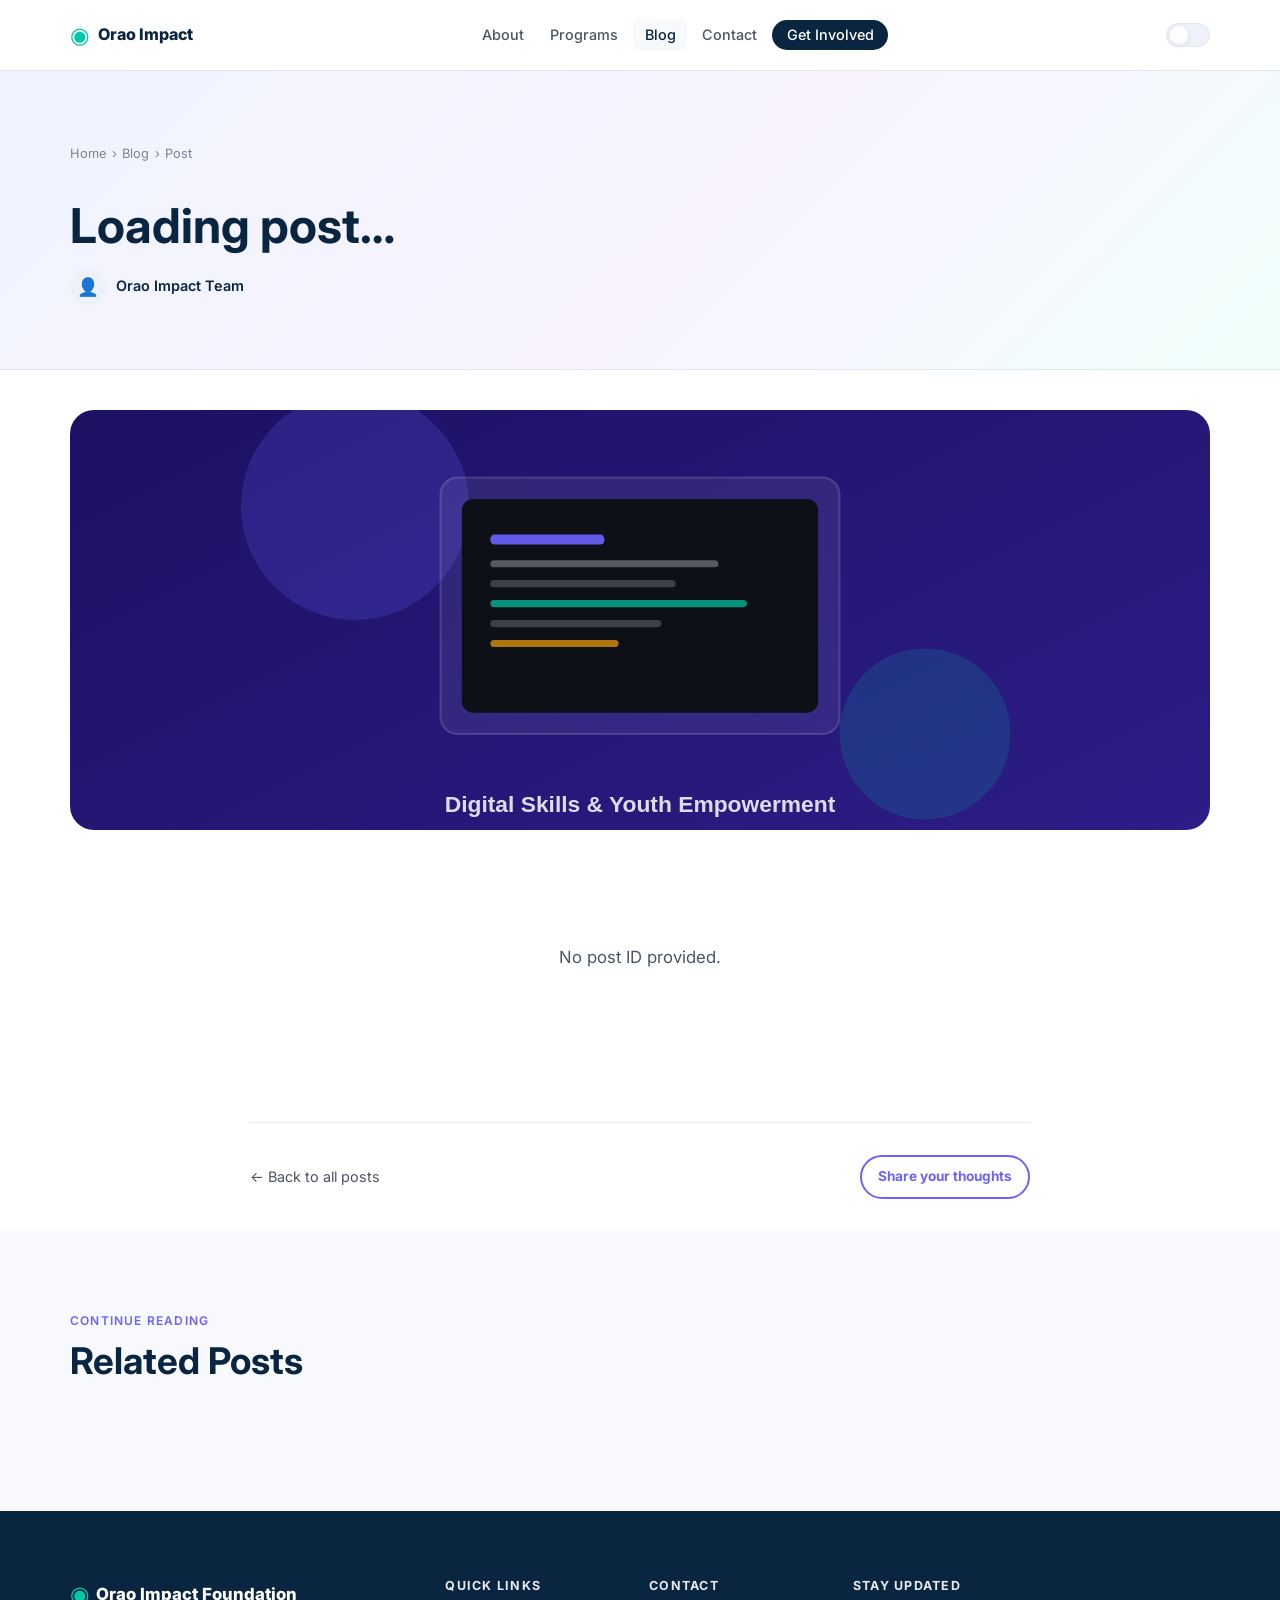
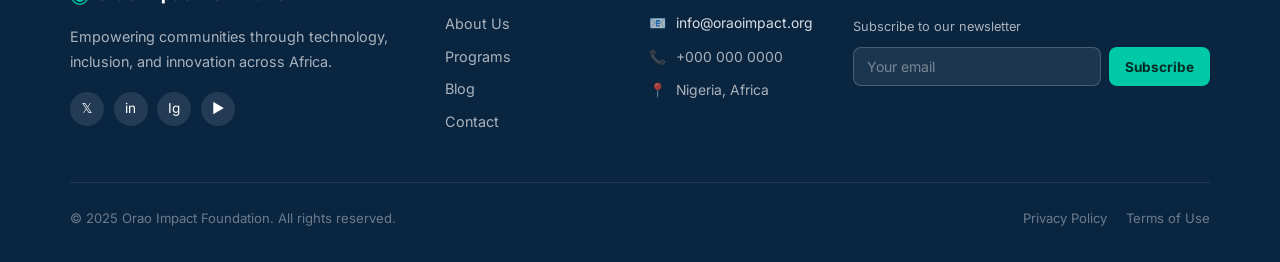
<file: post.html>
<!DOCTYPE html>
<html lang="en" data-theme="light">
<head>
  <meta charset="UTF-8"/>
  <meta name="viewport" content="width=device-width, initial-scale=1.0"/>
  <title>Blog Post — Orao Impact Foundation</title>
  <meta name="description" content="Read insights and stories from Orao Impact Foundation on digital inclusion, community safety, and economic empowerment."/>
  <meta property="og:title" content="Blog Post — Orao Impact Foundation"/>
  <meta property="og:type" content="article"/>
  <link rel="preconnect" href="https://fonts.googleapis.com"/>
  <link rel="preconnect" href="https://fonts.gstatic.com" crossorigin/>
  <link href="https://fonts.googleapis.com/css2?family=Inter:wght@400;500;600;700;800&display=swap" rel="stylesheet"/>
  <link rel="stylesheet" href="styles.css"/>
  <script>
    (function(){var t=localStorage.getItem('orao-theme')||((window.matchMedia&&window.matchMedia('(prefers-color-scheme:dark)').matches)?'dark':'light');document.documentElement.setAttribute('data-theme',t);})();
  </script>
</head>
<body>
  <a class="skip-link" href="#main">Skip to main content</a>

  <header class="site-header">
    <nav class="nav container" aria-label="Primary">
      <a href="index.html" class="brand" aria-label="Orao Impact Foundation home">
        <span class="brand-mark">◉</span><span>Orao Impact</span>
      </a>
      <ul class="nav-links" id="nav-links" role="list">
        <li><a href="about.html">About</a></li>
        <li><a href="programs.html">Programs</a></li>
        <li><a href="blog.html" class="active">Blog</a></li>
        <li><a href="contact.html">Contact</a></li>
        <li><a href="contact.html" class="btn-nav">Get Involved</a></li>
      </ul>
      <div class="nav-actions">
        <button class="dark-toggle" data-dark-toggle aria-label="Toggle dark mode"></button>
        <button class="menu-toggle" aria-expanded="false" aria-controls="nav-links">Menu</button>
      </div>
    </nav>
  </header>

  <main id="main">
    <!-- POST HEADER -->
    <section class="page-hero">
      <div class="container">
        <nav class="breadcrumb" aria-label="Breadcrumb">
          <a href="index.html">Home</a>
          <span class="breadcrumb-sep">›</span>
          <a href="blog.html">Blog</a>
          <span class="breadcrumb-sep">›</span>
          <span id="post-breadcrumb">Post</span>
        </nav>
        <div id="post-tags" style="display:flex;flex-wrap:wrap;gap:.4rem;margin-bottom:1rem">
          <!-- Tags populated by JS -->
        </div>
        <h1 id="post-title" style="max-width:820px">Loading post…</h1>
        <div class="post-meta" style="margin-top:1rem">
          <div class="post-author">
            <div class="post-author-avatar" aria-hidden="true">👤</div>
            <span class="post-author-name" id="post-author-name">Orao Impact Team</span>
          </div>
          <time class="post-date" id="post-date"></time>
        </div>
      </div>
    </section>

    <!-- POST COVER IMAGE -->
    <div class="container" style="padding-top:2.5rem">
      <div class="post-cover">
        <img id="post-cover-img" src="assets/images/blog-digital.svg" alt="" loading="eager" style="width:100%;height:420px;object-fit:cover"/>
      </div>
    </div>

    <!-- POST BODY -->
    <article class="container">
      <div class="post-body" id="post-content">
        <p class="post-loading" style="text-align:center;padding:4rem 0;color:var(--text-muted)">
          Loading post content…
        </p>
      </div>

      <!-- POST NAVIGATION -->
      <nav class="post-nav" aria-label="Post navigation">
        <a href="blog.html" class="post-nav-link">← Back to all posts</a>
        <a href="contact.html" class="btn btn-outline btn-sm">Share your thoughts</a>
      </nav>
    </article>

    <!-- RELATED POSTS -->
    <section class="section muted" id="related-section">
      <div class="container">
        <div class="section-header reveal">
          <span class="eyebrow">Continue Reading</span>
          <h2>Related Posts</h2>
        </div>
        <div class="grid-3" id="related-posts">
          <!-- Populated by JS -->
        </div>
      </div>
    </section>
  </main>

  <footer class="site-footer">
    <div class="container">
      <div class="footer-grid">
        <div>
          <div class="footer-brand"><span class="brand-mark">◉</span> Orao Impact Foundation</div>
          <p class="footer-desc">Empowering communities through technology, inclusion, and innovation across Africa.</p>
          <div class="footer-socials">
            <a href="#" class="social-link" aria-label="Twitter/X">𝕏</a>
            <a href="#" class="social-link" aria-label="LinkedIn">in</a>
            <a href="#" class="social-link" aria-label="Instagram">Ig</a>
            <a href="#" class="social-link" aria-label="YouTube">▶</a>
          </div>
        </div>
        <div>
          <p class="footer-heading">Quick Links</p>
          <nav class="footer-links">
            <a href="about.html">About Us</a>
            <a href="programs.html">Programs</a>
            <a href="blog.html">Blog</a>
            <a href="contact.html">Contact</a>
          </nav>
        </div>
        <div>
          <p class="footer-heading">Contact</p>
          <div class="footer-contact-item">📧 <a href="mailto:info@oraoimpact.org">info@oraoimpact.org</a></div>
          <div class="footer-contact-item">📞 <span>+000 000 0000</span></div>
          <div class="footer-contact-item">📍 <span>Nigeria, Africa</span></div>
        </div>
        <div>
          <p class="footer-heading">Stay Updated</p>
          <form class="newsletter" onsubmit="return false">
            <label for="newsletter-email5">Subscribe to our newsletter</label>
            <div class="newsletter-row">
              <input id="newsletter-email5" type="email" placeholder="Your email" required/>
              <button type="submit">Subscribe</button>
            </div>
          </form>
        </div>
      </div>
      <div class="footer-bottom">
        <p>© 2025 Orao Impact Foundation. All rights reserved.</p>
        <div class="footer-bottom-links">
          <a href="#">Privacy Policy</a>
          <a href="#">Terms of Use</a>
        </div>
      </div>
    </div>
  </footer>

  <script src="script.js"></script>
</body>
</html>
</file>
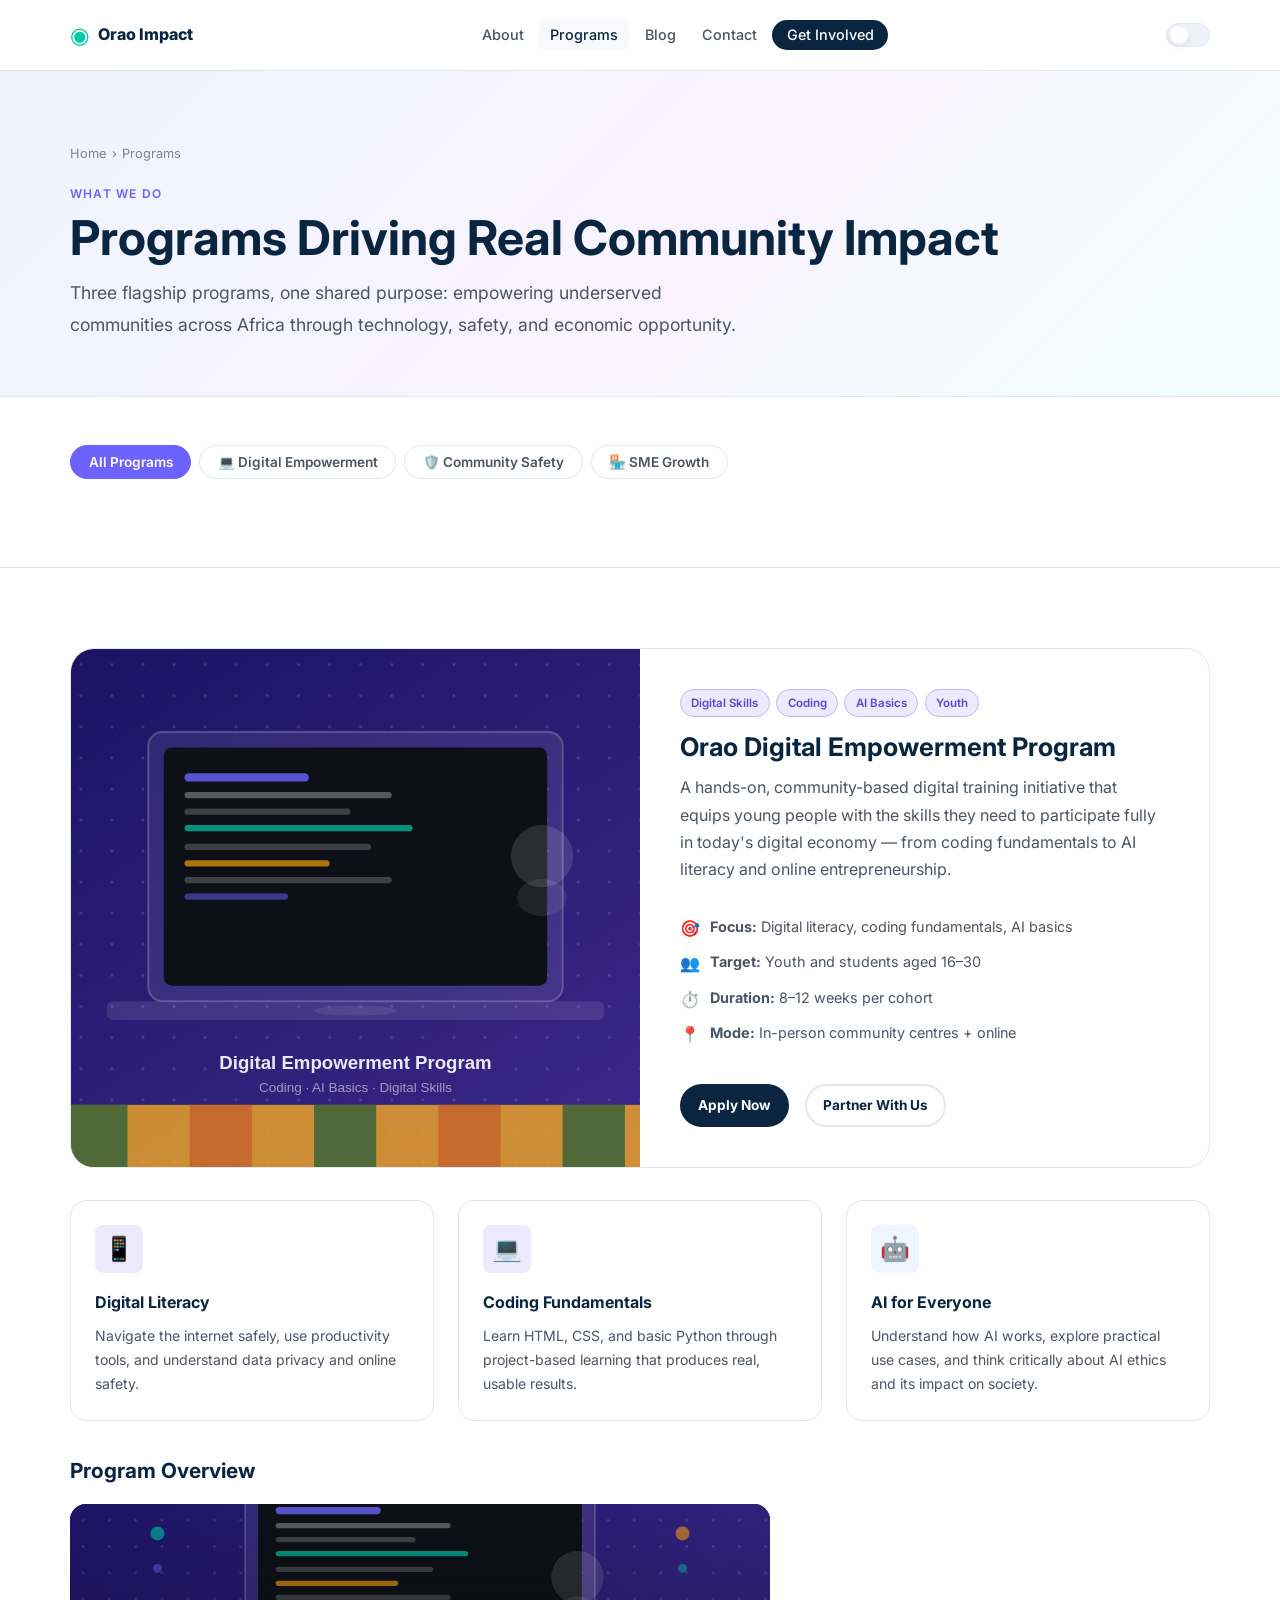
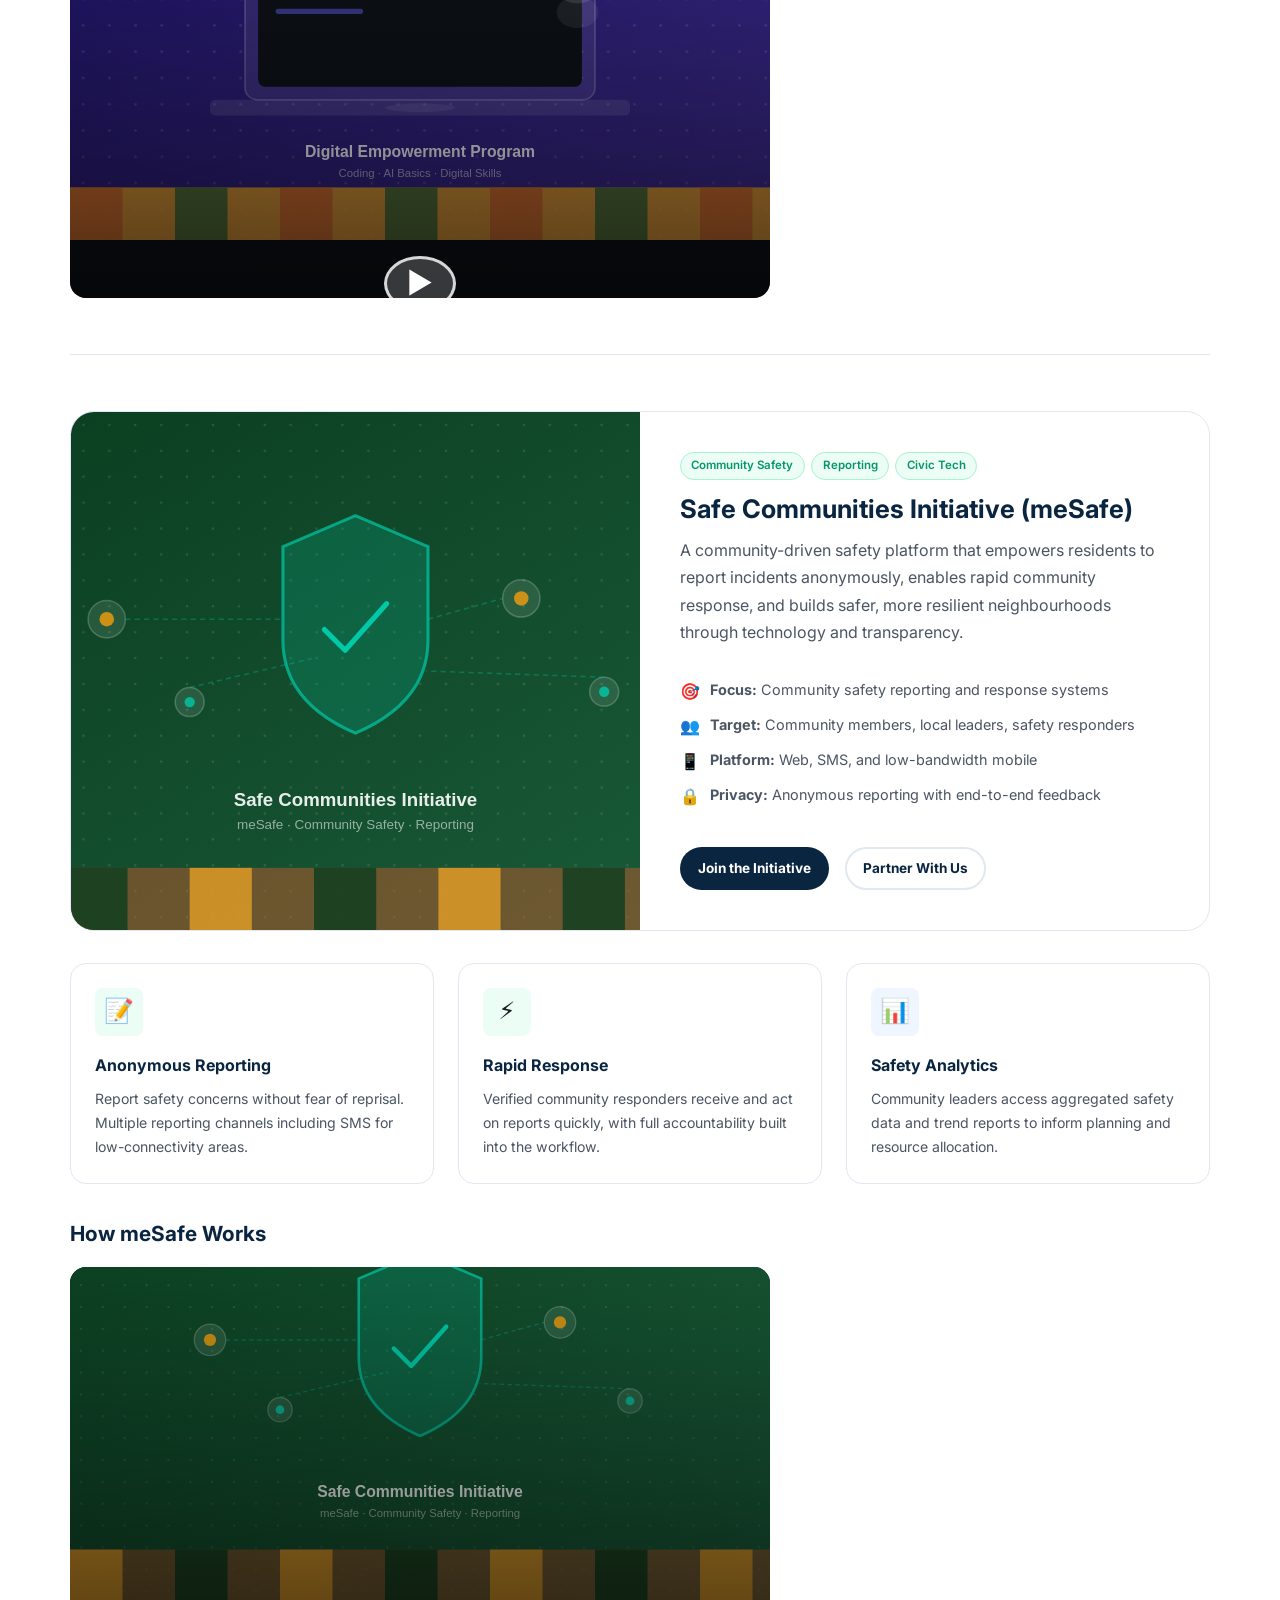
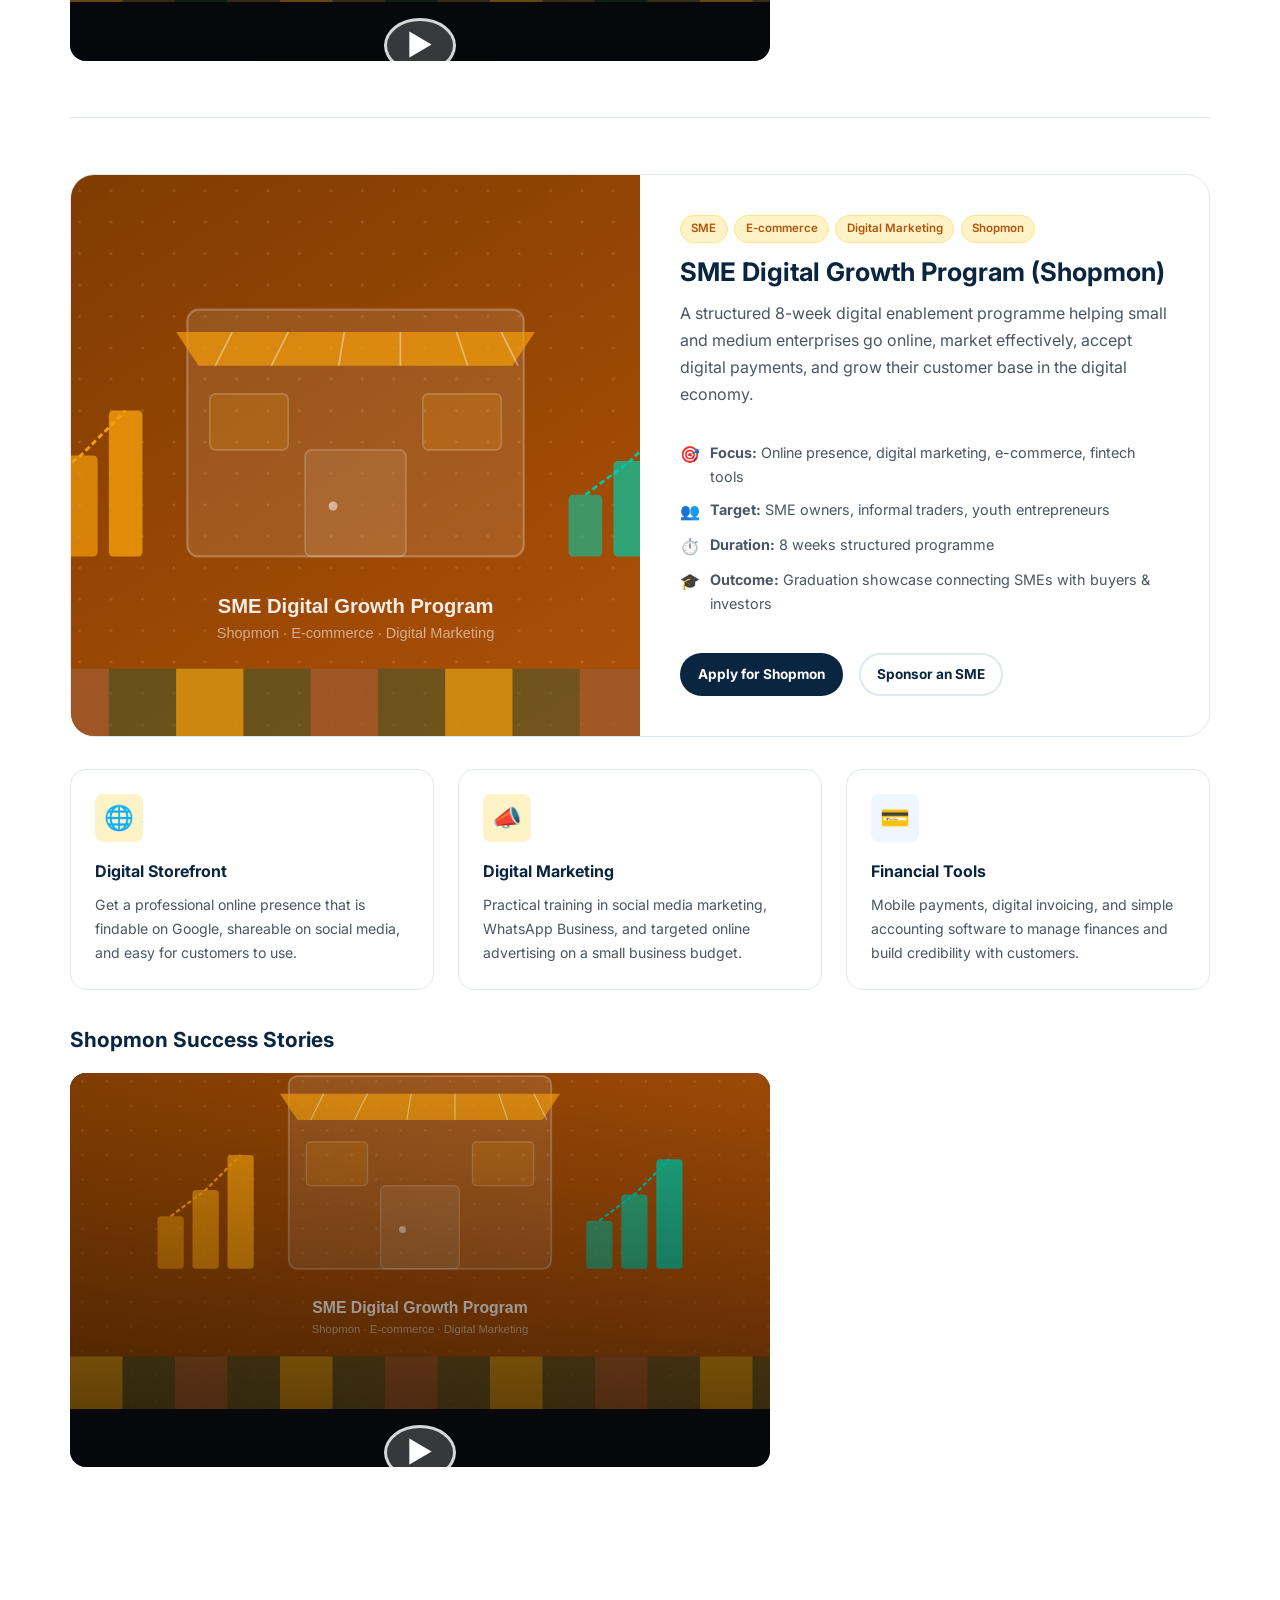
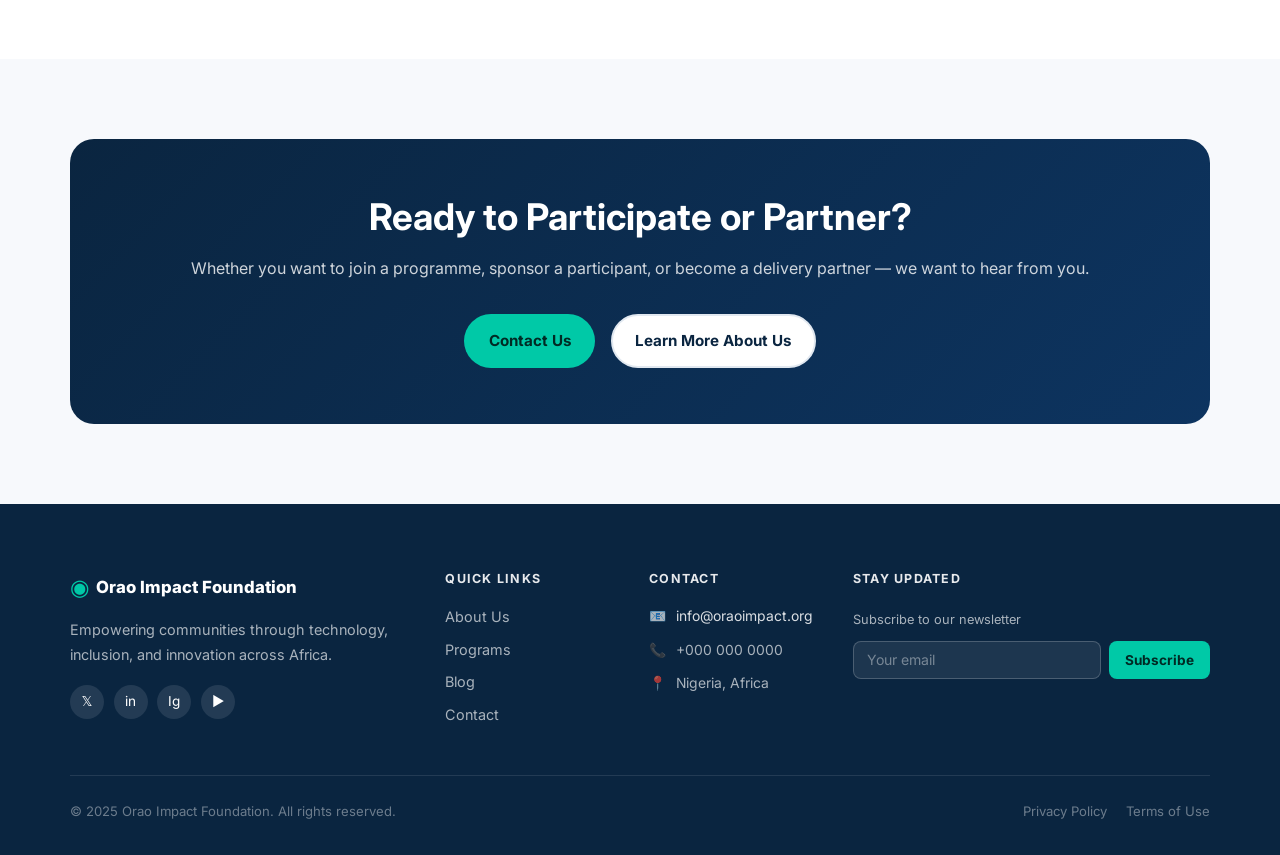
<file: programs.html>
<!DOCTYPE html>
<html lang="en" data-theme="light">
<head>
  <meta charset="UTF-8"/>
  <meta name="viewport" content="width=device-width, initial-scale=1.0"/>
  <title>Programs — Orao Impact Foundation</title>
  <meta name="description" content="Explore Orao Impact Foundation's flagship programs: Digital Empowerment, Safe Communities (meSafe), and SME Digital Growth (Shopmon)."/>
  <meta property="og:title" content="Programs — Orao Impact Foundation"/>
  <meta property="og:type" content="website"/>
  <link rel="preconnect" href="https://fonts.googleapis.com"/>
  <link rel="preconnect" href="https://fonts.gstatic.com" crossorigin/>
  <link href="https://fonts.googleapis.com/css2?family=Inter:wght@400;500;600;700;800&display=swap" rel="stylesheet"/>
  <link rel="stylesheet" href="styles.css"/>
  <script>
    (function(){var t=localStorage.getItem('orao-theme')||((window.matchMedia&&window.matchMedia('(prefers-color-scheme:dark)').matches)?'dark':'light');document.documentElement.setAttribute('data-theme',t);})();
  </script>
</head>
<body>
  <a class="skip-link" href="#main">Skip to main content</a>

  <header class="site-header">
    <nav class="nav container" aria-label="Primary">
      <a href="index.html" class="brand" aria-label="Orao Impact Foundation home">
        <span class="brand-mark">◉</span><span>Orao Impact</span>
      </a>
      <ul class="nav-links" id="nav-links" role="list">
        <li><a href="about.html">About</a></li>
        <li><a href="programs.html" class="active">Programs</a></li>
        <li><a href="blog.html">Blog</a></li>
        <li><a href="contact.html">Contact</a></li>
        <li><a href="contact.html" class="btn-nav">Get Involved</a></li>
      </ul>
      <div class="nav-actions">
        <button class="dark-toggle" data-dark-toggle aria-label="Toggle dark mode"></button>
        <button class="menu-toggle" aria-expanded="false" aria-controls="nav-links">Menu</button>
      </div>
    </nav>
  </header>

  <main id="main">
    <!-- PAGE HERO -->
    <section class="page-hero">
      <div class="container">
        <nav class="breadcrumb" aria-label="Breadcrumb">
          <a href="index.html">Home</a><span class="breadcrumb-sep">›</span><span>Programs</span>
        </nav>
        <div class="page-hero-content">
          <span class="eyebrow">What We Do</span>
          <h1>Programs Driving Real Community Impact</h1>
          <p class="lead">Three flagship programs, one shared purpose: empowering underserved communities across Africa through technology, safety, and economic opportunity.</p>
        </div>
      </div>
    </section>

    <!-- FILTER BAR -->
    <section class="section-sm" style="border-bottom:1px solid var(--border)">
      <div class="container">
        <div class="filter-bar" role="group" aria-label="Filter programs by category">
          <button class="filter-btn active" data-filter="all">All Programs</button>
          <button class="filter-btn" data-filter="digital">💻 Digital Empowerment</button>
          <button class="filter-btn" data-filter="safety">🛡️ Community Safety</button>
          <button class="filter-btn" data-filter="sme">🏪 SME Growth</button>
        </div>
      </div>
    </section>

    <!-- PROGRAMS DETAIL -->
    <section class="section" id="programs-list">
      <div class="container">

        <!-- Program 1: Digital Empowerment -->
        <div class="program-detail-section reveal" data-category="digital" id="digital">
          <div class="program-detail-header">
            <div class="program-detail-img">
              <img src="assets/images/program-digital.svg" alt="Youth engaging with digital learning tools at an Orao Digital Empowerment workshop" loading="lazy"/>
            </div>
            <div class="program-detail-info">
              <div class="program-card-tags" style="margin-bottom:.9rem">
                <span class="tag tag-digital">Digital Skills</span>
                <span class="tag tag-digital">Coding</span>
                <span class="tag tag-digital">AI Basics</span>
                <span class="tag tag-digital">Youth</span>
              </div>
              <h2>Orao Digital Empowerment Program</h2>
              <p>A hands-on, community-based digital training initiative that equips young people with the skills they need to participate fully in today's digital economy — from coding fundamentals to AI literacy and online entrepreneurship.</p>
              <div class="detail-meta-list">
                <div class="detail-meta-item"><span class="detail-meta-icon">🎯</span><span><strong>Focus:</strong> Digital literacy, coding fundamentals, AI basics</span></div>
                <div class="detail-meta-item"><span class="detail-meta-icon">👥</span><span><strong>Target:</strong> Youth and students aged 16–30</span></div>
                <div class="detail-meta-item"><span class="detail-meta-icon">⏱️</span><span><strong>Duration:</strong> 8–12 weeks per cohort</span></div>
                <div class="detail-meta-item"><span class="detail-meta-icon">📍</span><span><strong>Mode:</strong> In-person community centres + online</span></div>
              </div>
              <div class="cta-group" style="margin-top:1.25rem">
                <a href="contact.html" class="btn btn-primary btn-sm">Apply Now</a>
                <a href="contact.html" class="btn btn-secondary btn-sm">Partner With Us</a>
              </div>
            </div>
          </div>

          <!-- What you'll learn -->
          <div class="grid-3" style="margin-bottom:2rem">
            <div class="card reveal reveal-delay-1">
              <div class="card-icon icon-digital">📱</div>
              <h4>Digital Literacy</h4>
              <p style="font-size:.88rem; color:var(--text-muted)">Navigate the internet safely, use productivity tools, and understand data privacy and online safety.</p>
            </div>
            <div class="card reveal reveal-delay-2">
              <div class="card-icon icon-digital">💻</div>
              <h4>Coding Fundamentals</h4>
              <p style="font-size:.88rem; color:var(--text-muted)">Learn HTML, CSS, and basic Python through project-based learning that produces real, usable results.</p>
            </div>
            <div class="card reveal reveal-delay-3">
              <div class="card-icon icon-mission">🤖</div>
              <h4>AI for Everyone</h4>
              <p style="font-size:.88rem; color:var(--text-muted)">Understand how AI works, explore practical use cases, and think critically about AI ethics and its impact on society.</p>
            </div>
          </div>

          <!-- Video -->
          <div class="video-section reveal">
            <h3>Program Overview</h3>
            <div class="video-placeholder" role="img" aria-label="Program overview video placeholder — YouTube embed will appear here">
              <img class="video-placeholder-thumb" src="assets/images/program-digital.svg" alt="" aria-hidden="true"/>
              <div class="video-overlay"></div>
              <div class="play-btn" aria-hidden="true">▶</div>
              <p class="video-label">Program overview video coming soon<br/><span style="opacity:.65;font-size:.78rem">YouTube embed placeholder</span></p>
            </div>
          </div>
        </div>

        <!-- Program 2: Safe Communities -->
        <div class="program-detail-section reveal" data-category="safety" id="safety">
          <div class="program-detail-header">
            <div class="program-detail-img">
              <img src="assets/images/program-safety.svg" alt="Community safety network map showing meSafe reporting nodes" loading="lazy"/>
            </div>
            <div class="program-detail-info">
              <div class="program-card-tags" style="margin-bottom:.9rem">
                <span class="tag tag-safety">Community Safety</span>
                <span class="tag tag-safety">Reporting</span>
                <span class="tag tag-safety">Civic Tech</span>
              </div>
              <h2>Safe Communities Initiative (meSafe)</h2>
              <p>A community-driven safety platform that empowers residents to report incidents anonymously, enables rapid community response, and builds safer, more resilient neighbourhoods through technology and transparency.</p>
              <div class="detail-meta-list">
                <div class="detail-meta-item"><span class="detail-meta-icon">🎯</span><span><strong>Focus:</strong> Community safety reporting and response systems</span></div>
                <div class="detail-meta-item"><span class="detail-meta-icon">👥</span><span><strong>Target:</strong> Community members, local leaders, safety responders</span></div>
                <div class="detail-meta-item"><span class="detail-meta-icon">📱</span><span><strong>Platform:</strong> Web, SMS, and low-bandwidth mobile</span></div>
                <div class="detail-meta-item"><span class="detail-meta-icon">🔒</span><span><strong>Privacy:</strong> Anonymous reporting with end-to-end feedback</span></div>
              </div>
              <div class="cta-group" style="margin-top:1.25rem">
                <a href="contact.html" class="btn btn-primary btn-sm">Join the Initiative</a>
                <a href="contact.html" class="btn btn-secondary btn-sm">Partner With Us</a>
              </div>
            </div>
          </div>

          <div class="grid-3" style="margin-bottom:2rem">
            <div class="card reveal reveal-delay-1">
              <div class="card-icon icon-safety">📝</div>
              <h4>Anonymous Reporting</h4>
              <p style="font-size:.88rem; color:var(--text-muted)">Report safety concerns without fear of reprisal. Multiple reporting channels including SMS for low-connectivity areas.</p>
            </div>
            <div class="card reveal reveal-delay-2">
              <div class="card-icon icon-safety">⚡</div>
              <h4>Rapid Response</h4>
              <p style="font-size:.88rem; color:var(--text-muted)">Verified community responders receive and act on reports quickly, with full accountability built into the workflow.</p>
            </div>
            <div class="card reveal reveal-delay-3">
              <div class="card-icon icon-mission">📊</div>
              <h4>Safety Analytics</h4>
              <p style="font-size:.88rem; color:var(--text-muted)">Community leaders access aggregated safety data and trend reports to inform planning and resource allocation.</p>
            </div>
          </div>

          <div class="video-section reveal">
            <h3>How meSafe Works</h3>
            <div class="video-placeholder" role="img" aria-label="meSafe explainer video placeholder">
              <img class="video-placeholder-thumb" src="assets/images/program-safety.svg" alt="" aria-hidden="true"/>
              <div class="video-overlay"></div>
              <div class="play-btn" aria-hidden="true">▶</div>
              <p class="video-label">meSafe explainer video coming soon<br/><span style="opacity:.65;font-size:.78rem">YouTube embed placeholder</span></p>
            </div>
          </div>
        </div>

        <!-- Program 3: SME Shopmon -->
        <div class="program-detail-section reveal" data-category="sme" id="sme">
          <div class="program-detail-header">
            <div class="program-detail-img">
              <img src="assets/images/program-sme.svg" alt="Small business owner browsing their new digital storefront through Shopmon" loading="lazy"/>
            </div>
            <div class="program-detail-info">
              <div class="program-card-tags" style="margin-bottom:.9rem">
                <span class="tag tag-sme">SME</span>
                <span class="tag tag-sme">E-commerce</span>
                <span class="tag tag-sme">Digital Marketing</span>
                <span class="tag tag-sme">Shopmon</span>
              </div>
              <h2>SME Digital Growth Program (Shopmon)</h2>
              <p>A structured 8-week digital enablement programme helping small and medium enterprises go online, market effectively, accept digital payments, and grow their customer base in the digital economy.</p>
              <div class="detail-meta-list">
                <div class="detail-meta-item"><span class="detail-meta-icon">🎯</span><span><strong>Focus:</strong> Online presence, digital marketing, e-commerce, fintech tools</span></div>
                <div class="detail-meta-item"><span class="detail-meta-icon">👥</span><span><strong>Target:</strong> SME owners, informal traders, youth entrepreneurs</span></div>
                <div class="detail-meta-item"><span class="detail-meta-icon">⏱️</span><span><strong>Duration:</strong> 8 weeks structured programme</span></div>
                <div class="detail-meta-item"><span class="detail-meta-icon">🎓</span><span><strong>Outcome:</strong> Graduation showcase connecting SMEs with buyers & investors</span></div>
              </div>
              <div class="cta-group" style="margin-top:1.25rem">
                <a href="contact.html" class="btn btn-primary btn-sm">Apply for Shopmon</a>
                <a href="contact.html" class="btn btn-secondary btn-sm">Sponsor an SME</a>
              </div>
            </div>
          </div>

          <div class="grid-3" style="margin-bottom:2rem">
            <div class="card reveal reveal-delay-1">
              <div class="card-icon icon-sme">🌐</div>
              <h4>Digital Storefront</h4>
              <p style="font-size:.88rem; color:var(--text-muted)">Get a professional online presence that is findable on Google, shareable on social media, and easy for customers to use.</p>
            </div>
            <div class="card reveal reveal-delay-2">
              <div class="card-icon icon-sme">📣</div>
              <h4>Digital Marketing</h4>
              <p style="font-size:.88rem; color:var(--text-muted)">Practical training in social media marketing, WhatsApp Business, and targeted online advertising on a small business budget.</p>
            </div>
            <div class="card reveal reveal-delay-3">
              <div class="card-icon icon-mission">💳</div>
              <h4>Financial Tools</h4>
              <p style="font-size:.88rem; color:var(--text-muted)">Mobile payments, digital invoicing, and simple accounting software to manage finances and build credibility with customers.</p>
            </div>
          </div>

          <div class="video-section reveal">
            <h3>Shopmon Success Stories</h3>
            <div class="video-placeholder" role="img" aria-label="Shopmon success stories video placeholder">
              <img class="video-placeholder-thumb" src="assets/images/program-sme.svg" alt="" aria-hidden="true"/>
              <div class="video-overlay"></div>
              <div class="play-btn" aria-hidden="true">▶</div>
              <p class="video-label">Shopmon success stories video coming soon<br/><span style="opacity:.65;font-size:.78rem">YouTube embed placeholder</span></p>
            </div>
          </div>
        </div>

      </div>
    </section>

    <!-- CTA -->
    <section class="section muted">
      <div class="container">
        <div class="cta-banner reveal">
          <h2>Ready to Participate or Partner?</h2>
          <p>Whether you want to join a programme, sponsor a participant, or become a delivery partner — we want to hear from you.</p>
          <div class="cta-group center">
            <a href="contact.html" class="btn btn-accent">Contact Us</a>
            <a href="about.html" class="btn btn-secondary">Learn More About Us</a>
          </div>
        </div>
      </div>
    </section>
  </main>

  <footer class="site-footer">
    <div class="container">
      <div class="footer-grid">
        <div>
          <div class="footer-brand"><span class="brand-mark">◉</span> Orao Impact Foundation</div>
          <p class="footer-desc">Empowering communities through technology, inclusion, and innovation across Africa.</p>
          <div class="footer-socials">
            <a href="#" class="social-link" aria-label="Twitter/X">𝕏</a>
            <a href="#" class="social-link" aria-label="LinkedIn">in</a>
            <a href="#" class="social-link" aria-label="Instagram">Ig</a>
            <a href="#" class="social-link" aria-label="YouTube">▶</a>
          </div>
        </div>
        <div>
          <p class="footer-heading">Quick Links</p>
          <nav class="footer-links">
            <a href="about.html">About Us</a>
            <a href="programs.html">Programs</a>
            <a href="blog.html">Blog</a>
            <a href="contact.html">Contact</a>
          </nav>
        </div>
        <div>
          <p class="footer-heading">Contact</p>
          <div class="footer-contact-item">📧 <a href="mailto:info@oraoimpact.org">info@oraoimpact.org</a></div>
          <div class="footer-contact-item">📞 <span>+000 000 0000</span></div>
          <div class="footer-contact-item">📍 <span>Nigeria, Africa</span></div>
        </div>
        <div>
          <p class="footer-heading">Stay Updated</p>
          <form class="newsletter" onsubmit="return false">
            <label for="newsletter-email3">Subscribe to our newsletter</label>
            <div class="newsletter-row">
              <input id="newsletter-email3" type="email" placeholder="Your email" required/>
              <button type="submit">Subscribe</button>
            </div>
          </form>
        </div>
      </div>
      <div class="footer-bottom">
        <p>© 2025 Orao Impact Foundation. All rights reserved.</p>
        <div class="footer-bottom-links">
          <a href="#">Privacy Policy</a>
          <a href="#">Terms of Use</a>
        </div>
      </div>
    </div>
  </footer>

  <script src="script.js"></script>
</body>
</html>
</file>
<file: styles.css>
/* ===================================================
   Orao Impact Foundation — Main Stylesheet
   =================================================== */

/* ── 1. CSS VARIABLES ─────────────────────────────── */
:root {
  --primary:   #0a2540;
  --secondary: #6c63ff;
  --accent:    #00c9a7;
  --warm:      #f59e0b;
  --danger:    #ef4444;
  --success:   #22c55e;

  --bg:        #f7f9fc;
  --bg-alt:    #eef2f8;
  --surface:   #ffffff;
  --border:    #e1e8f0;

  --text:      #1b1f24;
  --text-muted:#4b5563;
  --text-light:#7a8495;

  --radius-sm: 8px;
  --radius:    16px;
  --radius-lg: 24px;

  --shadow-sm: 0 2px 8px rgba(0,0,0,.06);
  --shadow:    0 6px 24px rgba(0,0,0,.09);
  --shadow-lg: 0 16px 48px rgba(0,0,0,.13);

  --transition: .25s ease;
  --font: 'Inter', system-ui, -apple-system, sans-serif;
}

[data-theme="dark"] {
  --primary:   #7ba8d0;
  --secondary: #a89aff;
  --accent:    #00e6be;
  --warm:      #fbbf24;

  --bg:        #0d1117;
  --bg-alt:    #161b22;
  --surface:   #1c2230;
  --border:    #2d3748;

  --text:      #e6edf3;
  --text-muted:#8b949e;
  --text-light:#6e7681;
}

/* ── 2. RESET & BASE ──────────────────────────────── */
*, *::before, *::after { box-sizing: border-box; margin: 0; padding: 0; }
html { scroll-behavior: smooth; font-size: 16px; }
body {
  font-family: var(--font);
  color: var(--text);
  background: var(--surface);
  line-height: 1.7;
  transition: background var(--transition), color var(--transition);
}
img, svg { max-width: 100%; display: block; }
a { color: inherit; }
ul { list-style: none; }
button { cursor: pointer; font-family: inherit; }
input, textarea, select { font-family: inherit; }

@media (prefers-reduced-motion: reduce) {
  *, *::before, *::after { animation-duration: .01ms !important; transition-duration: .01ms !important; }
  html { scroll-behavior: auto; }
}

/* ── 3. SKIP LINK ─────────────────────────────────── */
.skip-link {
  position: absolute; left: -9999px; top: -9999px;
  background: var(--secondary); color: #fff;
  padding: .5rem 1rem; border-radius: var(--radius-sm);
  font-weight: 700; z-index: 9999; text-decoration: none;
}
.skip-link:focus { left: 1rem; top: 1rem; }

/* ── 4. LAYOUT ────────────────────────────────────── */
.container { width: min(1140px, 92vw); margin: 0 auto; }
.section { padding: 5rem 0; }
.section-sm { padding: 3rem 0; }
.muted { background: var(--bg); }
.sr-only { position: absolute; width: 1px; height: 1px; overflow: hidden; clip-path: inset(50%); white-space: nowrap; }

.grid-2 { display: grid; gap: 1.5rem; grid-template-columns: repeat(2, minmax(0,1fr)); }
.grid-3 { display: grid; gap: 1.5rem; grid-template-columns: repeat(3, minmax(0,1fr)); }
.grid-4 { display: grid; gap: 1.5rem; grid-template-columns: repeat(4, minmax(0,1fr)); }
.flex-center { display: flex; align-items: center; justify-content: center; }
.center { text-align: center; }

/* ── 5. TYPOGRAPHY ────────────────────────────────── */
.eyebrow {
  color: var(--secondary); font-weight: 600;
  letter-spacing: .1em; text-transform: uppercase;
  font-size: .75rem; margin-bottom: .5rem; display: block;
}
h1 { font-size: clamp(2rem, 5vw, 3.6rem); line-height: 1.1; color: var(--primary); }
h2 { font-size: clamp(1.5rem, 3vw, 2.3rem); line-height: 1.2; color: var(--primary); margin-bottom: 1rem; }
h3 { font-size: clamp(1.05rem, 2vw, 1.3rem); color: var(--primary); margin-bottom: .5rem; }
h4 { font-size: 1rem; color: var(--primary); margin-bottom: .5rem; }
.lead { font-size: 1.1rem; color: var(--text-muted); max-width: 62ch; line-height: 1.8; }
.section-header { max-width: 680px; margin-bottom: 3rem; }
.section-header.centered { margin: 0 auto 3rem; text-align: center; }
.text-accent { color: var(--accent); }
.text-secondary { color: var(--secondary); }

/* ── 6. BUTTONS ───────────────────────────────────── */
.btn {
  display: inline-flex; align-items: center; gap: .45rem;
  padding: .75rem 1.4rem; border-radius: 999px;
  text-decoration: none; font-weight: 700; font-size: .95rem;
  border: 2px solid transparent;
  transition: transform var(--transition), box-shadow var(--transition),
              background var(--transition), color var(--transition);
}
.btn:hover { transform: translateY(-2px); box-shadow: var(--shadow); }
.btn:focus-visible { outline: 3px solid var(--accent); outline-offset: 3px; }
.btn-primary { background: var(--primary); color: #fff; }
.btn-primary:hover { background: #0d2d4d; }
.btn-secondary { background: var(--surface); color: var(--primary); border-color: var(--border); }
.btn-secondary:hover { border-color: var(--secondary); color: var(--secondary); }
.btn-accent { background: var(--accent); color: #002a24; }
.btn-sm { padding: .5rem 1rem; font-size: .85rem; }
.btn-outline { background: transparent; color: var(--secondary); border-color: var(--secondary); }
.btn-outline:hover { background: var(--secondary); color: #fff; }

.cta-group { display: flex; gap: 1rem; flex-wrap: wrap; margin-top: 1.5rem; }
.cta-group.center { justify-content: center; }

/* ── 7. HEADER / NAV ──────────────────────────────── */
.site-header {
  position: sticky; top: 0; z-index: 100;
  background: rgba(255,255,255,.92);
  backdrop-filter: blur(12px);
  border-bottom: 1px solid var(--border);
  transition: background var(--transition);
}
[data-theme="dark"] .site-header { background: rgba(13,17,23,.92); }
.nav {
  display: flex; align-items: center;
  justify-content: space-between;
  min-height: 70px; gap: 1rem;
}
.brand {
  display: flex; align-items: center; gap: .5rem;
  font-weight: 800; color: var(--primary);
  text-decoration: none; font-size: 1rem;
  white-space: nowrap; flex-shrink: 0;
}
.brand-mark { color: var(--accent); font-size: 1.4rem; }
.nav-links {
  display: flex; align-items: center; gap: .25rem;
  padding: 0; margin: 0;
}
.nav-links li a {
  color: var(--text-muted); font-weight: 500; font-size: .9rem;
  text-decoration: none; padding: .45rem .7rem;
  border-radius: var(--radius-sm);
  transition: color var(--transition), background var(--transition);
  white-space: nowrap;
}
.nav-links li a:hover,
.nav-links li a.active { color: var(--primary); background: var(--bg); }
.nav-links li a.btn-nav {
  color: #fff; background: var(--primary); padding: .4rem .9rem;
  border-radius: 999px;
}
.nav-links li a.btn-nav:hover { background: var(--secondary); }

.nav-actions { display: flex; align-items: center; gap: .5rem; flex-shrink: 0; }

.dark-toggle {
  background: var(--bg-alt); border: 1px solid var(--border);
  border-radius: 999px; width: 44px; height: 24px;
  position: relative; cursor: pointer;
  transition: background var(--transition);
  display: flex; align-items: center; padding: 0 3px;
}
.dark-toggle::after {
  content: '';
  width: 18px; height: 18px;
  background: var(--surface); border-radius: 50%;
  transition: transform var(--transition);
  box-shadow: var(--shadow-sm);
}
[data-theme="dark"] .dark-toggle { background: var(--secondary); }
[data-theme="dark"] .dark-toggle::after { transform: translateX(20px); }

.menu-toggle {
  display: none; background: none; border: 1px solid var(--border);
  border-radius: var(--radius-sm); padding: .45rem .65rem;
  color: var(--text); font-size: .85rem; font-weight: 600;
}

/* ── 8. HERO ──────────────────────────────────────── */
.hero {
  background: linear-gradient(135deg, #eff4ff 0%, #f8f3ff 55%, #f0fffb 100%);
  overflow: hidden;
}
[data-theme="dark"] .hero {
  background: linear-gradient(135deg, #0d1117 0%, #161b22 55%, #0f1c17 100%);
}
.hero-grid {
  display: grid; grid-template-columns: 1.1fr .9fr;
  gap: 3rem; align-items: center; padding: 5rem 0 4.5rem;
}
.hero-tag {
  display: inline-flex; align-items: center; gap: .4rem;
  background: var(--surface); border: 1px solid var(--border);
  border-radius: 999px; padding: .3rem .85rem;
  font-size: .78rem; font-weight: 600; color: var(--text-muted);
  margin-bottom: 1.2rem; box-shadow: var(--shadow-sm);
}
.hero-tag .dot { width: 7px; height: 7px; border-radius: 50%; background: var(--accent); }
.hero h1 { margin-bottom: 1.2rem; }
.hero .lead { margin-bottom: 2rem; }
.hero-art { position: relative; min-height: 380px; }
.blob {
  position: absolute; border-radius: 50%;
  filter: blur(3px);
  animation: float 6s ease-in-out infinite;
}
.blob-1 { width: 240px; height: 240px; background: rgba(108,99,255,.28); top: 8%; left: 10%; }
.blob-2 { width: 200px; height: 200px; background: rgba(0,201,167,.25); top: 40%; right: 8%; animation-delay: 1.2s; }
.blob-3 { width: 130px; height: 130px; background: rgba(245,158,11,.2); bottom: 8%; left: 42%; animation-delay: .7s; }
.network-card {
  position: absolute; inset: 18% 12%;
  background: rgba(255,255,255,.88);
  border: 1px solid rgba(255,255,255,.5);
  border-radius: var(--radius-lg);
  padding: 1.5rem 1.8rem;
  box-shadow: var(--shadow-lg);
  backdrop-filter: blur(8px);
}
[data-theme="dark"] .network-card {
  background: rgba(28,34,48,.88);
  border-color: rgba(255,255,255,.08);
}
.nc-label { font-size: .7rem; text-transform: uppercase; letter-spacing: .1em; color: var(--text-light); margin-bottom: .75rem; }
.nc-item {
  display: flex; align-items: center; gap: .75rem;
  padding: .55rem 0; border-bottom: 1px solid var(--border);
  font-size: .9rem; font-weight: 500; color: var(--text);
}
.nc-item:last-child { border-bottom: none; }
.nc-dot { width: 8px; height: 8px; border-radius: 50%; flex-shrink: 0; }
.dot-green { background: var(--accent); }
.dot-purple { background: var(--secondary); }
.dot-orange { background: var(--warm); }

/* ── 9. CARDS ─────────────────────────────────────── */
.card {
  background: var(--surface); border: 1px solid var(--border);
  border-radius: var(--radius); padding: 1.5rem;
  transition: transform var(--transition), box-shadow var(--transition);
}
.card:hover { transform: translateY(-4px); box-shadow: var(--shadow); }
.card-icon {
  width: 48px; height: 48px; border-radius: var(--radius-sm);
  display: flex; align-items: center; justify-content: center;
  font-size: 1.5rem; margin-bottom: 1rem;
}
.icon-digital  { background: #ede9ff; }
.icon-safety   { background: #ecfdf5; }
.icon-sme      { background: #fef3c7; }
.icon-mission  { background: #eff6ff; }

/* Program cards */
.program-card { padding: 0; overflow: hidden; }
.program-card-img {
  width: 100%; height: 200px; overflow: hidden;
  background: var(--bg-alt);
}
.program-card-img img { width: 100%; height: 200px; object-fit: cover; }
.program-card-body { padding: 1.25rem 1.5rem 1.5rem; }
.program-card-tags { display: flex; flex-wrap: wrap; gap: .4rem; margin-bottom: .8rem; }
.tag {
  display: inline-block; padding: .2rem .65rem;
  background: var(--bg); border-radius: 999px;
  font-size: .72rem; font-weight: 600; color: var(--text-muted);
  border: 1px solid var(--border);
}
.tag-digital  { background: #ede9ff; color: #5b47d0; border-color: #c4baf8; }
.tag-safety   { background: #ecfdf5; color: #059669; border-color: #a7f3d0; }
.tag-sme      { background: #fef3c7; color: #b45309; border-color: #fde68a; }
.program-card-link {
  display: inline-flex; align-items: center; gap: .3rem;
  color: var(--secondary); font-weight: 700; font-size: .9rem;
  text-decoration: none; margin-top: .75rem;
  transition: gap var(--transition);
}
.program-card-link:hover { gap: .6rem; }

/* Blog cards */
.blog-card { padding: 0; overflow: hidden; text-decoration: none; display: block; }
.blog-card-img { width: 100%; height: 185px; overflow: hidden; background: var(--bg-alt); }
.blog-card-img img { width: 100%; height: 185px; object-fit: cover; transition: transform .4s ease; }
.blog-card:hover .blog-card-img img { transform: scale(1.05); }
.blog-card-body { padding: 1.1rem 1.25rem 1.3rem; }
.blog-card-meta {
  font-size: .72rem; color: var(--text-light); margin-bottom: .6rem;
  display: flex; gap: .8rem; align-items: center;
}
.blog-card h3 { font-size: 1rem; margin-bottom: .45rem; line-height: 1.4; }
.blog-card p  { font-size: .88rem; color: var(--text-muted); line-height: 1.65; }
.blog-card-tags { display: flex; flex-wrap: wrap; gap: .35rem; margin-top: .75rem; }

/* Team cards */
.team-card { text-align: center; padding: 1.75rem 1.25rem; }
.team-avatar {
  width: 90px; height: 90px; border-radius: 50%;
  background: var(--bg-alt); margin: 0 auto 1rem;
  display: flex; align-items: center; justify-content: center;
  overflow: hidden; border: 3px solid var(--border);
  font-size: 2.4rem;
}
.team-role { font-size: .82rem; color: var(--secondary); font-weight: 600; margin-bottom: .5rem; }
.team-bio  { font-size: .85rem; color: var(--text-muted); }

/* Stat cards */
.stats { display: grid; grid-template-columns: repeat(4, minmax(0,1fr)); gap: 1.25rem; }
.stat { background: var(--surface); border-radius: var(--radius); padding: 1.5rem; text-align: center; border: 1px solid var(--border); }
.counter { font-size: 2.4rem; font-weight: 800; color: var(--secondary); display: block; line-height: 1.1; }
.stat p { color: var(--text-muted); font-size: .88rem; margin-top: .4rem; }

/* ── 10. SECTION-SPECIFIC ─────────────────────────── */
.pillars { display: grid; gap: 1.25rem; grid-template-columns: repeat(3, minmax(0,1fr)); }
.values-grid { display: grid; gap: 1.25rem; grid-template-columns: repeat(2, minmax(0,1fr)); }

.sdg-grid { display: grid; grid-template-columns: repeat(4, minmax(0,1fr)); gap: 1rem; }
.badge {
  background: var(--surface); border-radius: var(--radius-sm);
  padding: 1rem; text-align: center; font-weight: 700;
  color: var(--primary); border: 1px solid var(--border); font-size: .9rem;
}
.badge span { display: block; font-weight: 500; color: var(--text-muted); font-size: .78rem; margin-top: .3rem; }

.partners-row {
  display: flex; flex-wrap: wrap; gap: 1.25rem;
  align-items: center; justify-content: center; margin-top: 2rem;
}
.partner-logo {
  background: var(--bg-alt); border: 1px solid var(--border);
  border-radius: var(--radius-sm); padding: 1rem 2rem;
  color: var(--text-light); font-weight: 700; font-size: .85rem;
  min-width: 120px; text-align: center;
}

.testimonials { display: grid; gap: 1.5rem; grid-template-columns: repeat(2, minmax(0,1fr)); }
.testimonial {
  background: var(--surface); border: 1px solid var(--border);
  border-radius: var(--radius); padding: 1.75rem; position: relative;
}
.testimonial blockquote {
  font-style: italic; color: var(--text-muted); line-height: 1.7;
  border: none; padding: 0; font-size: .95rem; margin-bottom: 1rem;
}
.testimonial-author { display: flex; align-items: center; gap: .75rem; }
.testimonial-avatar {
  width: 44px; height: 44px; border-radius: 50%;
  background: var(--bg-alt); display: flex; align-items: center; justify-content: center;
  font-size: 1.3rem; flex-shrink: 0;
}
.testimonial-name  { font-weight: 700; font-size: .9rem; color: var(--primary); }
.testimonial-title { font-size: .78rem; color: var(--text-light); }

.cta-banner {
  background: linear-gradient(135deg, var(--primary) 0%, #0d3460 100%);
  border-radius: var(--radius-lg); padding: 3.5rem 2.5rem;
  text-align: center; color: #fff;
}
.cta-banner h2, .cta-banner h3 { color: #fff; }
.cta-banner p { color: rgba(255,255,255,.8); margin: .8rem 0 2rem; }

/* ── 11. PROGRAMS PAGE ────────────────────────────── */
.filter-bar { display: flex; gap: .5rem; flex-wrap: wrap; margin-bottom: 2.5rem; }
.filter-btn {
  padding: .5rem 1.1rem; border-radius: 999px;
  border: 1px solid var(--border); background: var(--surface);
  color: var(--text-muted); font-size: .85rem; font-weight: 600;
  transition: all var(--transition);
}
.filter-btn:hover, .filter-btn.active {
  background: var(--secondary); color: #fff; border-color: var(--secondary);
}

.program-detail-section { margin-bottom: 3.5rem; padding-bottom: 3.5rem; border-bottom: 1px solid var(--border); }
.program-detail-section:last-child { border-bottom: none; }
.program-detail-header {
  display: grid; grid-template-columns: 1fr 1fr;
  gap: 0; border-radius: var(--radius-lg); overflow: hidden;
  border: 1px solid var(--border); margin-bottom: 2rem;
  background: var(--surface);
}
.program-detail-img img { width: 100%; height: 100%; object-fit: cover; min-height: 300px; }
.program-detail-info { padding: 2.5rem; display: flex; flex-direction: column; justify-content: center; }
.program-detail-info h2 { font-size: 1.6rem; margin-bottom: .75rem; }
.program-detail-info p  { color: var(--text-muted); margin-bottom: 1rem; }
.detail-meta-list { display: flex; flex-direction: column; gap: .5rem; margin: 1rem 0; }
.detail-meta-item { display: flex; align-items: flex-start; gap: .6rem; font-size: .9rem; color: var(--text-muted); }
.detail-meta-icon { font-size: 1rem; flex-shrink: 0; color: var(--accent); }

.video-section { margin-top: 2rem; }
.video-section h3 { margin-bottom: 1rem; }
.video-placeholder {
  background: #0d1117; border-radius: var(--radius); overflow: hidden;
  aspect-ratio: 16/9; display: flex; flex-direction: column;
  align-items: center; justify-content: center; gap: 1rem;
  color: rgba(255,255,255,.8); position: relative; cursor: pointer;
  max-width: 700px;
}
.video-overlay { position: absolute; inset: 0; background: linear-gradient(to top, rgba(0,0,0,.6), transparent); }
.play-btn {
  width: 72px; height: 72px; border-radius: 50%;
  background: rgba(255,255,255,.2); border: 3px solid rgba(255,255,255,.8);
  display: flex; align-items: center; justify-content: center;
  font-size: 1.8rem; color: #fff; position: relative; z-index: 1;
  transition: transform var(--transition), background var(--transition);
}
.video-placeholder:hover .play-btn { transform: scale(1.12); background: rgba(255,255,255,.35); }
.video-label { position: relative; z-index: 1; font-size: .9rem; font-weight: 600; text-align: center; max-width: 28ch; }

/* ── 12. BLOG PAGE ────────────────────────────────── */
.blog-search-wrap {
  display: flex; gap: .75rem; align-items: center;
  background: var(--surface); border: 1px solid var(--border);
  border-radius: 999px; padding: .5rem .5rem .5rem 1.25rem;
  max-width: 420px; box-shadow: var(--shadow-sm);
}
.blog-search-wrap input {
  flex: 1; border: none; background: transparent;
  color: var(--text); font-size: .95rem; outline: none;
}
.blog-search-wrap input::placeholder { color: var(--text-light); }
.blog-search-wrap button {
  background: var(--primary); color: #fff; border: none;
  border-radius: 999px; padding: .45rem 1.1rem;
  font-size: .85rem; font-weight: 700;
}
.blog-controls {
  display: flex; gap: 1.25rem; align-items: center;
  flex-wrap: wrap; margin-bottom: 2.5rem;
}
.tags-filter { display: flex; gap: .4rem; flex-wrap: wrap; }
.tag-filter-btn {
  padding: .3rem .85rem; border-radius: 999px; font-size: .78rem;
  font-weight: 600; border: 1px solid var(--border);
  background: var(--surface); color: var(--text-muted);
  transition: all var(--transition);
}
.tag-filter-btn:hover, .tag-filter-btn.active {
  background: var(--secondary); color: #fff; border-color: var(--secondary);
}
.blog-grid { display: grid; gap: 1.75rem; grid-template-columns: repeat(3, minmax(0,1fr)); }
.blog-empty { grid-column: 1/-1; text-align: center; padding: 4rem; color: var(--text-muted); }

.blog-featured {
  display: grid; grid-template-columns: 1fr 1fr;
  border-radius: var(--radius-lg); overflow: hidden;
  border: 1px solid var(--border); margin-bottom: 3rem;
  background: var(--surface); text-decoration: none;
  transition: box-shadow var(--transition), transform var(--transition);
}
.blog-featured:hover { box-shadow: var(--shadow-lg); transform: translateY(-3px); }
.blog-featured-img { min-height: 320px; background: var(--bg-alt); overflow: hidden; }
.blog-featured-img img { width: 100%; height: 100%; object-fit: cover; transition: transform .4s ease; }
.blog-featured:hover .blog-featured-img img { transform: scale(1.04); }
.blog-featured-body {
  padding: 2.5rem;
  display: flex; flex-direction: column; justify-content: center;
}
.blog-featured-body h2 { font-size: 1.6rem; margin: .5rem 0 .8rem; }
.blog-featured-body p { color: var(--text-muted); margin-bottom: 1rem; }

/* ── 13. POST PAGE ────────────────────────────────── */
.post-header { padding: 4rem 0 2rem; }
.post-header-content { max-width: 780px; margin: 0 auto; }
.post-header h1 { font-size: clamp(1.8rem, 4vw, 3rem); margin: 1rem 0; }
.post-meta { display: flex; gap: 1rem; align-items: center; flex-wrap: wrap; margin-bottom: .5rem; }
.post-author { display: flex; align-items: center; gap: .6rem; }
.post-author-avatar {
  width: 36px; height: 36px; border-radius: 50%;
  background: var(--bg-alt); display: flex; align-items: center; justify-content: center;
  font-size: 1.1rem; overflow: hidden; flex-shrink: 0;
}
.post-author-name { font-weight: 600; font-size: .9rem; color: var(--primary); }
.post-date { font-size: .85rem; color: var(--text-light); }
.post-cover { border-radius: var(--radius-lg); overflow: hidden; margin-bottom: 3rem; }
.post-cover img { width: 100%; height: 420px; object-fit: cover; }
.post-body {
  max-width: 780px; margin: 0 auto; padding: 0 0 4rem;
  font-size: 1.05rem; line-height: 1.85; color: var(--text);
}
.post-body h2 { color: var(--primary); margin: 2rem 0 .85rem; font-size: 1.55rem; }
.post-body h3 { color: var(--primary); margin: 1.75rem 0 .7rem; font-size: 1.2rem; }
.post-body p  { margin-bottom: 1.35rem; }
.post-body ul, .post-body ol { padding-left: 1.6rem; margin-bottom: 1.35rem; }
.post-body li { margin-bottom: .4rem; }
.post-body blockquote {
  border-left: 4px solid var(--accent); margin: 1.5rem 0;
  padding: 1rem 1.25rem; background: var(--bg);
  border-radius: 0 var(--radius-sm) var(--radius-sm) 0;
  font-style: italic; color: var(--text-muted);
}
.post-body code {
  background: var(--bg-alt); padding: .15rem .45rem;
  border-radius: 4px; font-size: .88em; font-family: 'Courier New', monospace;
}
.post-body pre {
  background: #0d1117; color: #e6edf3;
  padding: 1.25rem 1.5rem; border-radius: var(--radius);
  overflow-x: auto; margin-bottom: 1.35rem; font-size: .9rem;
}
.post-body pre code { background: none; padding: 0; }
.post-body img { border-radius: var(--radius); margin: 1.5rem 0; }
.post-body a { color: var(--secondary); text-decoration: underline; text-decoration-color: transparent; }
.post-body a:hover { text-decoration-color: var(--secondary); }
.post-body strong { font-weight: 700; }
.post-nav {
  border-top: 1px solid var(--border); padding: 2rem 0;
  max-width: 780px; margin: 0 auto;
  display: flex; gap: 1rem; justify-content: space-between; align-items: center; flex-wrap: wrap;
}
.post-nav-link { color: var(--text-muted); text-decoration: none; font-size: .9rem; }
.post-nav-link:hover { color: var(--secondary); }
.post-loading { text-align: center; padding: 4rem 0; color: var(--text-muted); }

/* ── 14. CONTACT PAGE ─────────────────────────────── */
.contact-grid { display: grid; grid-template-columns: 1fr 1.5fr; gap: 3rem; align-items: flex-start; }
.contact-info-item { display: flex; gap: 1rem; align-items: flex-start; margin-bottom: 1.5rem; }
.contact-icon {
  width: 44px; height: 44px; border-radius: var(--radius-sm);
  background: var(--bg); display: flex; align-items: center; justify-content: center;
  font-size: 1.2rem; flex-shrink: 0; border: 1px solid var(--border);
}
.contact-info-text strong { display: block; color: var(--primary); font-weight: 700; margin-bottom: .2rem; font-size: .9rem; }
.contact-info-text span  { color: var(--text-muted); font-size: .88rem; }
.contact-form-card { background: var(--surface); border: 1px solid var(--border); border-radius: var(--radius-lg); padding: 2.5rem; }
.form-row { display: grid; grid-template-columns: 1fr 1fr; gap: 1rem; }
.form-group { display: flex; flex-direction: column; gap: .4rem; margin-bottom: 1.1rem; }
.form-group label { font-size: .85rem; font-weight: 600; color: var(--text); }
.form-group input,
.form-group textarea,
.form-group select {
  padding: .7rem 1rem; border: 1px solid var(--border);
  border-radius: var(--radius-sm); background: var(--bg);
  color: var(--text); font-size: .95rem;
  transition: border-color var(--transition), box-shadow var(--transition); outline: none;
}
.form-group input:focus,
.form-group textarea:focus,
.form-group select:focus {
  border-color: var(--secondary); box-shadow: 0 0 0 3px rgba(108,99,255,.1);
}
.form-group textarea { resize: vertical; min-height: 130px; }
.field-error { color: var(--danger); font-size: .78rem; display: none; }
.form-group.has-error input,
.form-group.has-error textarea { border-color: var(--danger); }
.form-group.has-error .field-error { display: block; }
.form-success {
  background: #ecfdf5; border: 1px solid #a7f3d0;
  border-radius: var(--radius); padding: 1rem 1.25rem;
  color: #065f46; font-weight: 600;
  display: none; align-items: center; gap: .6rem; margin-top: 1rem;
}
.form-success.visible { display: flex; }

.faq-list { display: flex; flex-direction: column; gap: .75rem; margin-top: 2rem; }
.faq-item { border: 1px solid var(--border); border-radius: var(--radius); overflow: hidden; }
.faq-question {
  width: 100%; background: var(--surface); border: none;
  padding: 1.1rem 1.5rem; text-align: left;
  font-weight: 600; color: var(--primary); font-size: .95rem;
  display: flex; justify-content: space-between; align-items: center;
  transition: background var(--transition);
}
.faq-question:hover { background: var(--bg); }
.faq-icon { font-size: 1.2rem; color: var(--secondary); transition: transform var(--transition); flex-shrink: 0; }
.faq-item.open .faq-icon { transform: rotate(45deg); }
.faq-answer { max-height: 0; overflow: hidden; transition: max-height .35s ease; }
.faq-item.open .faq-answer { max-height: 400px; }
.faq-answer-inner { padding: 0 1.5rem 1.25rem; color: var(--text-muted); font-size: .93rem; line-height: 1.7; }

/* ── 15. FOOTER ───────────────────────────────────── */
.site-footer { background: var(--primary); color: #dce7f2; padding: 4rem 0 2rem; }
[data-theme="dark"] .site-footer { background: #090e16; }
.footer-grid { display: grid; gap: 2rem; grid-template-columns: 2fr 1fr 1fr 1.5fr; margin-bottom: 3rem; }
.footer-brand { color: #fff; font-weight: 800; font-size: 1.05rem; display: flex; align-items: center; gap: .4rem; margin-bottom: .75rem; }
.footer-brand .brand-mark { color: var(--accent); }
.footer-desc { color: rgba(255,255,255,.65); font-size: .9rem; line-height: 1.7; }
.footer-socials { display: flex; gap: .6rem; margin-top: 1.1rem; }
.social-link {
  width: 34px; height: 34px; border-radius: 50%;
  background: rgba(255,255,255,.1); display: flex; align-items: center; justify-content: center;
  color: #fff; font-size: .85rem; text-decoration: none;
  transition: background var(--transition);
}
.social-link:hover { background: var(--accent); color: #002a24; }
.footer-heading { color: rgba(255,255,255,.9); font-size: .78rem; text-transform: uppercase; letter-spacing: .1em; font-weight: 700; margin-bottom: 1rem; }
.footer-links { display: flex; flex-direction: column; gap: .5rem; }
.footer-links a { color: rgba(255,255,255,.65); text-decoration: none; font-size: .9rem; transition: color var(--transition); }
.footer-links a:hover { color: #fff; }
.footer-contact-item { display: flex; gap: .6rem; font-size: .87rem; color: rgba(255,255,255,.65); margin-bottom: .6rem; }
.footer-contact-item a { color: rgba(255,255,255,.85); text-decoration: none; }
.footer-contact-item a:hover { color: #fff; }
.newsletter-row { display: flex; gap: .5rem; margin-top: .5rem; }
.newsletter label { color: rgba(255,255,255,.65); font-size: .8rem; }
.newsletter input {
  flex: 1; padding: .6rem .85rem; border-radius: var(--radius-sm);
  border: 1px solid rgba(255,255,255,.2); background: rgba(255,255,255,.08);
  color: #fff; font-size: .88rem; outline: none;
}
.newsletter input::placeholder { color: rgba(255,255,255,.4); }
.newsletter input:focus { border-color: var(--accent); }
.newsletter button {
  padding: .6rem 1rem; border: none; border-radius: var(--radius-sm);
  background: var(--accent); color: #002a24; font-weight: 700; font-size: .85rem; white-space: nowrap;
}
.newsletter button:hover { background: #00b896; }
.footer-bottom {
  border-top: 1px solid rgba(255,255,255,.1); padding-top: 1.5rem;
  display: flex; justify-content: space-between; align-items: center;
  gap: 1rem; flex-wrap: wrap;
}
.footer-bottom p { color: rgba(255,255,255,.4); font-size: .82rem; }
.footer-bottom-links { display: flex; gap: 1.2rem; }
.footer-bottom-links a { color: rgba(255,255,255,.4); font-size: .82rem; text-decoration: none; }
.footer-bottom-links a:hover { color: rgba(255,255,255,.7); }

/* ── 16. SCROLL REVEAL ────────────────────────────── */
.reveal { opacity: 0; transform: translateY(28px); transition: opacity .65s ease, transform .65s ease; }
.reveal.visible { opacity: 1; transform: none; }
.reveal-delay-1 { transition-delay: .1s; }
.reveal-delay-2 { transition-delay: .2s; }
.reveal-delay-3 { transition-delay: .3s; }
.reveal-delay-4 { transition-delay: .4s; }

/* ── 17. PAGE HERO ────────────────────────────────── */
.page-hero {
  background: linear-gradient(135deg, #eff4ff 0%, #f8f3ff 55%, #f0fffb 100%);
  padding: 4.5rem 0 3.5rem; border-bottom: 1px solid var(--border);
}
[data-theme="dark"] .page-hero {
  background: linear-gradient(135deg, #0d1117 0%, #161b22 55%, #0f1c17 100%);
}
.page-hero h1 { font-size: clamp(1.8rem, 4vw, 3rem); margin-bottom: .75rem; }

/* ── 18. BREADCRUMB ───────────────────────────────── */
.breadcrumb { display: flex; gap: .35rem; align-items: center; font-size: .8rem; color: var(--text-light); margin-bottom: 1.2rem; flex-wrap: wrap; }
.breadcrumb a { color: var(--text-light); text-decoration: none; }
.breadcrumb a:hover { color: var(--secondary); }
.breadcrumb-sep { color: var(--text-light); }

/* ── 19. LOADING SKELETON ─────────────────────────── */
.skeleton {
  background: linear-gradient(90deg, var(--bg-alt) 25%, var(--bg) 50%, var(--bg-alt) 75%);
  background-size: 200% 100%; animation: shimmer 1.4s infinite; border-radius: var(--radius-sm);
}
@keyframes shimmer { 0% { background-position: 200% 0; } 100% { background-position: -200% 0; } }
@keyframes float { 0%, 100% { transform: translateY(0); } 50% { transform: translateY(-10px); } }
@keyframes fadeIn { from { opacity: 0; transform: translateY(10px); } to { opacity: 1; transform: none; } }
.animate-in { animation: fadeIn .5s ease both; }

/* ── 20. RESPONSIVE ───────────────────────────────── */
@media (max-width: 1024px) {
  .stats { grid-template-columns: repeat(2, minmax(0,1fr)); }
  .grid-4 { grid-template-columns: repeat(2, minmax(0,1fr)); }
  .footer-grid { grid-template-columns: 1fr 1fr; }
  .contact-grid { grid-template-columns: 1fr; }
  .program-detail-header { grid-template-columns: 1fr; }
}
@media (max-width: 768px) {
  .section { padding: 3.5rem 0; }
  .menu-toggle { display: block; }
  .nav-links {
    position: absolute; top: 70px; left: 0; right: 0;
    background: var(--surface); border-top: 1px solid var(--border);
    border-bottom: 1px solid var(--border);
    flex-direction: column; padding: 1rem; display: none; gap: .25rem; z-index: 99;
  }
  .nav-links.open { display: flex; }
  .nav-links li a { padding: .65rem 1rem; border-radius: var(--radius-sm); }
  .hero-grid { grid-template-columns: 1fr; padding: 3.5rem 0 3rem; }
  .hero-art { display: none; }
  .pillars, .values-grid { grid-template-columns: 1fr; }
  .grid-2, .grid-3 { grid-template-columns: 1fr; }
  .sdg-grid { grid-template-columns: repeat(2, minmax(0,1fr)); }
  .testimonials { grid-template-columns: 1fr; }
  .blog-grid { grid-template-columns: 1fr; }
  .blog-featured { grid-template-columns: 1fr; }
  .blog-featured-img { min-height: 220px; }
  .stats { grid-template-columns: repeat(2, minmax(0,1fr)); }
  .footer-grid { grid-template-columns: 1fr; }
  .form-row { grid-template-columns: 1fr; }
}
@media (max-width: 480px) {
  .sdg-grid { grid-template-columns: 1fr; }
  .stats { grid-template-columns: 1fr; }
  .cta-group { flex-direction: column; align-items: flex-start; }
  .cta-banner { padding: 2.5rem 1.5rem; }
  .blog-controls { flex-direction: column; align-items: flex-start; }
}
</file>
